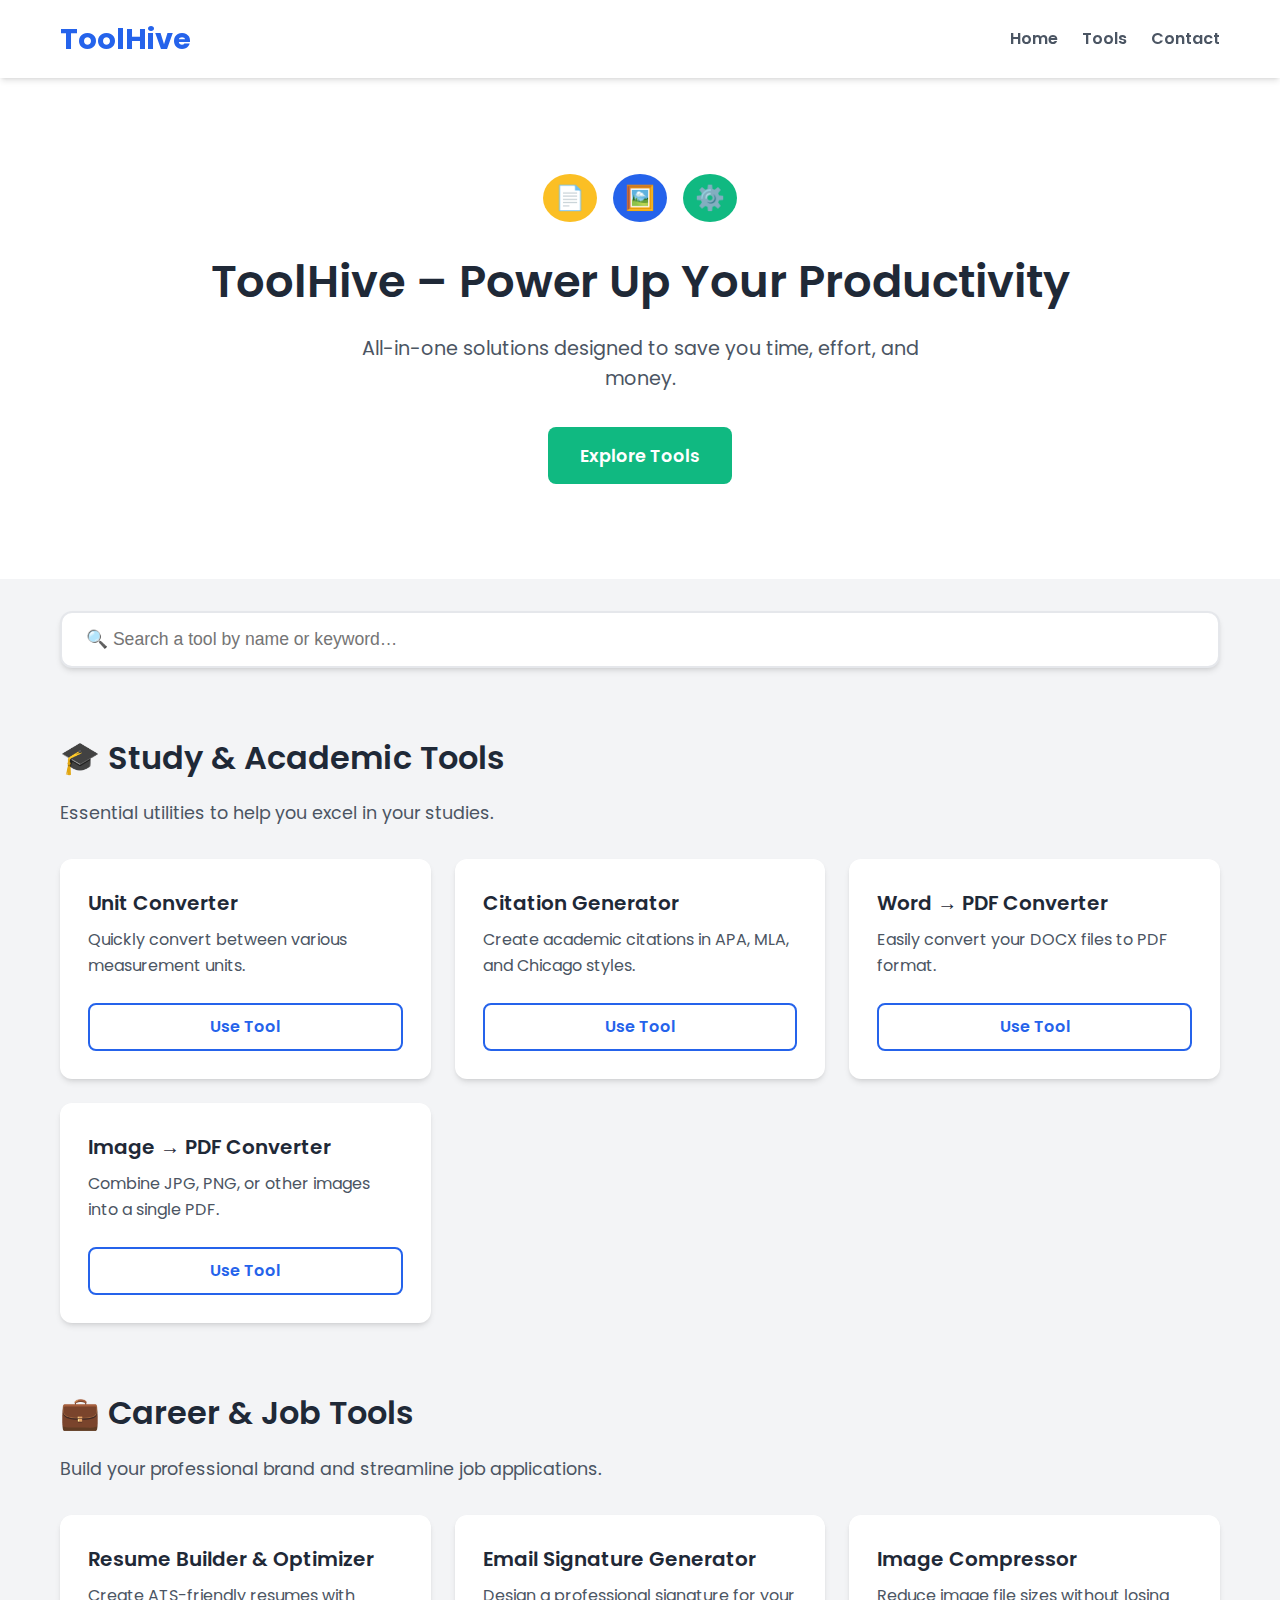
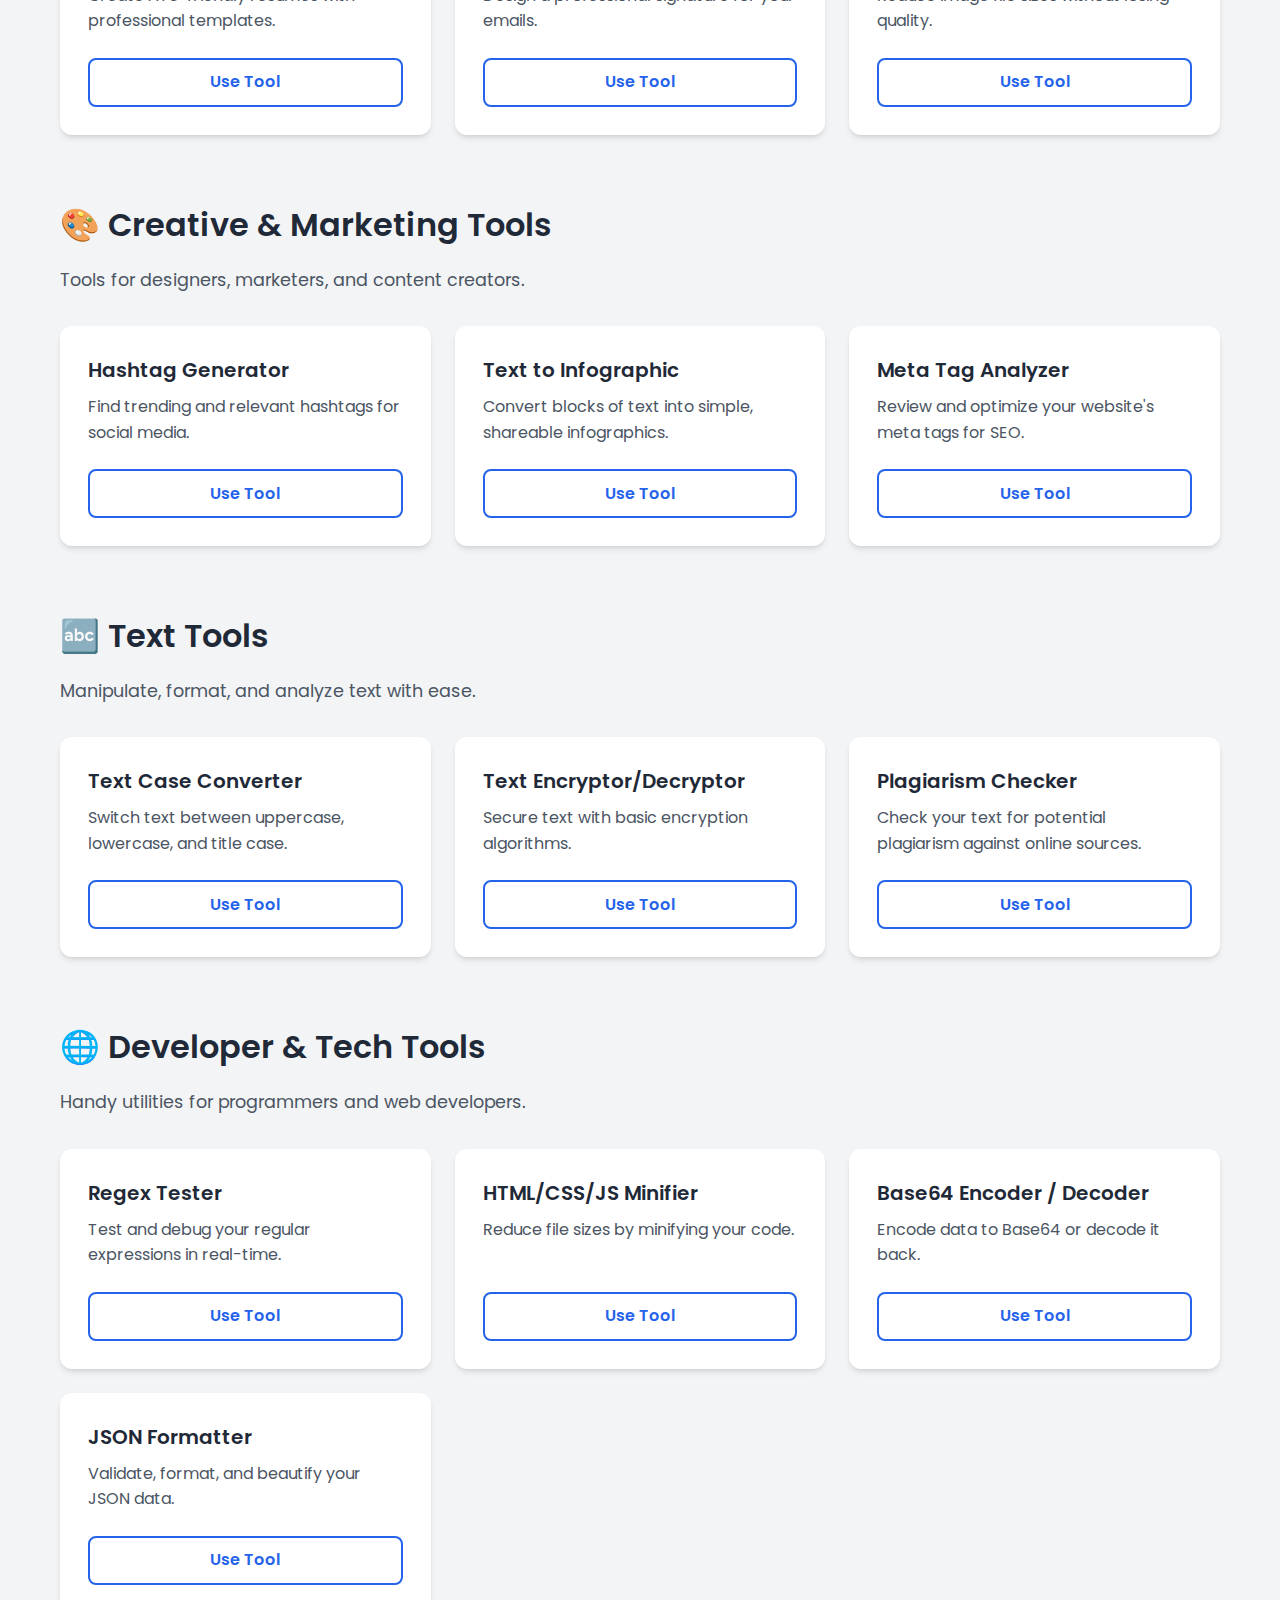
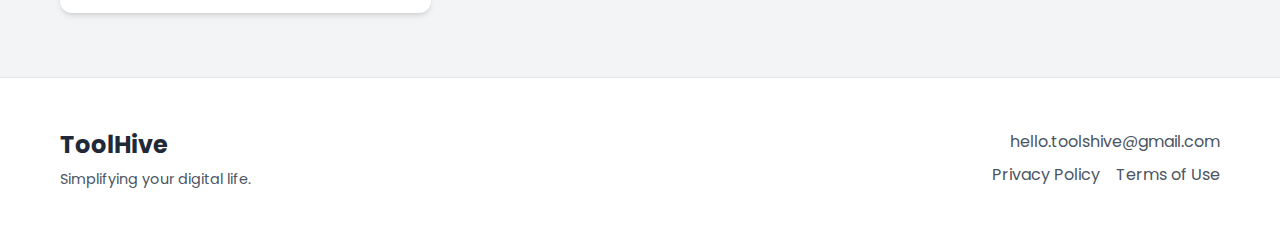
<file: index.html>
<!DOCTYPE html>
<html lang="en">
<head>
    <meta charset="UTF-8">
    <meta name="viewport" content="width=device-width, initial-scale=1.0">
    <title>ToolHive – Power Up Your Productivity</title>
    <link rel="preconnect" href="https://fonts.googleapis.com">
    <link rel="preconnect" href="https://fonts.gstatic.com" crossorigin>
    <link href="https://fonts.googleapis.com/css2?family=Poppins:wght@400;600;700&display=swap" rel="stylesheet">
    <style>
        /* ─────────────────── GLOBAL STYLES & VARIABLES ─────────────────── */
        :root {
            --primary-color: #2563EB;
            --secondary-accent: #FBBF24;
            --background-color: #F3F4F6;
            --heading-color: #1F2937;
            --body-text-color: #4B5563;
            --cta-color: #10B981;
            --white-color: #FFFFFF;
            --soft-shadow: 0 4px 6px -1px rgba(0, 0, 0, 0.1), 0 2px 4px -2px rgba(0, 0, 0, 0.1);
            --hover-shadow: 0 10px 15px -3px rgba(0, 0, 0, 0.1), 0 4px 6px -4px rgba(0, 0, 0, 0.1);
        }

        * {
            box-sizing: border-box;
            margin: 0;
            padding: 0;
        }

        html {
            scroll-behavior: smooth;
        }

        body {
            font-family: 'Poppins', sans-serif;
            background-color: var(--background-color);
            color: var(--body-text-color);
            line-height: 1.6;
        }

        .container {
            max-width: 1200px;
            margin: 0 auto;
            padding: 0 20px;
        }

        h1, h2, h3 {
            color: var(--heading-color);
            font-weight: 600;
        }

        h1 { font-size: 2.8rem; }
        h2 { font-size: 2rem; margin-bottom: 1rem; }
        h3 { font-size: 1.25rem; }

        a {
            color: var(--primary-color);
            text-decoration: none;
        }

        .text-center {
            text-align: center;
        }

        /* ────────────────────────── HEADER ────────────────────────── */
        .site-header {
            background-color: var(--white-color);
            padding: 1rem 0;
            box-shadow: var(--soft-shadow);
            position: sticky;
            top: 0;
            z-index: 100;
        }

        .header-content {
            display: flex;
            justify-content: space-between;
            align-items: center;
        }

        .logo {
            font-size: 1.8rem;
            font-weight: 700;
            color: var(--primary-color);
        }

        .main-nav ul {
            list-style: none;
            display: flex;
            gap: 1.5rem;
        }

        .main-nav a {
            color: var(--body-text-color);
            font-weight: 600;
            transition: color 0.3s ease;
        }

        .main-nav a:hover {
            color: var(--primary-color);
        }

        /* ────────────────────────── HERO SECTION ────────────────────────── */
        .hero-section {
            padding: 6rem 0;
            background-color: var(--white-color);
        }

        .hero-icons {
            display: flex;
            justify-content: center;
            gap: 1rem;
            margin-bottom: 1.5rem;
        }

        .icon-accent {
            font-size: 1.5rem;
            display: inline-block;
            padding: 0.75rem;
            border-radius: 50%;
            line-height: 1;
        }

        .subheadline {
            font-size: 1.2rem;
            max-width: 600px;
            margin: 1rem auto 2rem;
        }

        .cta-button {
            background-color: var(--cta-color);
            color: var(--white-color);
            padding: 0.9rem 2rem;
            border-radius: 8px;
            font-weight: 600;
            font-size: 1.1rem;
            display: inline-block;
            transition: background-color 0.3s ease, transform 0.3s ease;
        }

        .cta-button:hover {
            background-color: #059669; /* Darker green */
            transform: translateY(-3px);
        }

        /* ────────────────────────── SEARCH BAR ────────────────────────── */
        .search-section {
            padding: 2rem 0;
            margin-top: -1px; /* Overlap with hero for seamless look */
            background-color: var(--background-color);
        }

        #tool-search {
            width: 100%;
            padding: 1rem 1.5rem;
            font-size: 1.1rem;
            border-radius: 12px;
            border: 2px solid #E5E7EB;
            box-shadow: var(--soft-shadow);
            transition: border-color 0.3s ease, box-shadow 0.3s ease;
        }

        #tool-search:focus {
            outline: none;
            border-color: var(--primary-color);
            box-shadow: 0 0 0 4px rgba(37, 99, 235, 0.2);
        }

        /* ────────────────────────── TOOL SECTIONS ────────────────────────── */
        .tools-container {
            padding-top: 2rem;
        }

        .tool-category {
            margin-bottom: 4rem;
        }

        .category-description {
            margin-bottom: 2rem;
            font-size: 1.1rem;
            color: var(--body-text-color);
        }

        .tool-grid {
            display: grid;
            grid-template-columns: repeat(auto-fill, minmax(280px, 1fr));
            gap: 1.5rem;
        }

        .tool-card {
            background-color: var(--white-color);
            padding: 1.75rem;
            border-radius: 12px;
            box-shadow: var(--soft-shadow);
            transition: transform 0.3s ease, box-shadow 0.3s ease;
            display: flex;
            flex-direction: column;
        }

        .tool-card:hover {
            transform: translateY(-5px);
            box-shadow: var(--hover-shadow);
        }

        .tool-card h3 {
            margin-bottom: 0.5rem;
        }

        .tool-card p {
            flex-grow: 1; /* Pushes button to the bottom */
            margin-bottom: 1.5rem;
        }

        .tool-button {
            background-color: transparent;
            color: var(--primary-color);
            border: 2px solid var(--primary-color);
            padding: 0.6rem 1rem;
            border-radius: 8px;
            font-weight: 600;
            text-align: center;
            transition: background-color 0.3s ease, color 0.3s ease;
        }

        .tool-button:hover {
            background-color: var(--primary-color);
            color: var(--white-color);
        }


        /* ────────────────────────── FOOTER ────────────────────────── */
        .site-footer {
            background-color: var(--white-color);
            color: var(--body-text-color);
            padding: 3rem 0;
            margin-top: 4rem;
            border-top: 1px solid #E5E7EB;
        }

        .footer-content {
            display: flex;
            justify-content: space-between;
            align-items: center;
            flex-wrap: wrap;
            gap: 1.5rem;
        }

        .footer-logo {
            font-size: 1.5rem;
            font-weight: 700;
            color: var(--heading-color);
        }

        .footer-logo span {
            display: block;
            font-size: 0.9rem;
            font-weight: 400;
            color: var(--body-text-color);
            margin-top: 0.25rem;
        }

        .footer-links {
            text-align: right;
        }

        .footer-links a {
            color: var(--body-text-color);
            transition: color 0.3s ease;
        }

        .footer-links a:hover {
            color: var(--primary-color);
        }

        .quick-links {
            margin-top: 0.5rem;
            display: flex;
            gap: 1rem;
            justify-content: flex-end;
        }

        /* ────────────────────────── MOBILE RESPONSIVENESS ────────────────────────── */
        @media (max-width: 768px) {
            h1 { font-size: 2.2rem; }
            h2 { font-size: 1.7rem; }

            .header-content {
                flex-direction: column;
                gap: 0.5rem;
            }

            .hero-section {
                padding: 4rem 0;
            }

            .tool-grid {
                grid-template-columns: 1fr; /* Stack cards on mobile */
            }

            .footer-content {
                flex-direction: column;
                text-align: center;
            }

            .footer-links {
                text-align: center;
            }

            .quick-links {
                justify-content: center;
            }
        }
    </style>
</head>
<body>

    <!-- ────────────────────────── HEADER ────────────────────────── -->
    <header class="site-header">
        <div class="container">
            <div class="header-content">
                <div class="logo">ToolHive</div>
                <nav class="main-nav">
                    <ul>
                        <li><a href="#home">Home</a></li>
                        <li><a href="#tools">Tools</a></li>
                        <li><a href="mailto:hello.toolshive@gmail.com">Contact</a></li>
                    </ul>
                </nav>
            </div>
        </div>
    </header>

    <main>
        <!-- ────────────────────────── HERO SECTION ────────────────────────── -->
        <section id="home" class="hero-section">
            <div class="container text-center">
                <div class="hero-icons">
                    <!-- Placeholder icons for visual flair -->
                    <span class="icon-accent" style="background-color: #FBBF24;">📄</span>
                    <span class="icon-accent" style="background-color: #2563EB;">🖼️</span>
                    <span class="icon-accent" style="background-color: #10B981;">⚙️</span>
                </div>
                <h1>ToolHive – Power Up Your Productivity</h1>
                <p class="subheadline">All-in-one solutions designed to save you time, effort, and money.</p>
                <a href="#tools" class="cta-button">Explore Tools</a>
            </div>
        </section>

        <!-- ────────────────────────── SEARCH BAR ────────────────────────── -->
        <section class="search-section">
            <div class="container">
                <input type="search" id="tool-search" placeholder="🔍 Search a tool by name or keyword…">
            </div>
        </section>

        <div id="tools" class="tools-container container">
            <!-- 🎓 Study & Academic Tools -->
            <section class="tool-category">
                <h2>🎓 Study & Academic Tools</h2>
                <p class="category-description">Essential utilities to help you excel in your studies.</p>
                <div class="tool-grid">
                    <div class="tool-card" data-name="Unit Converter">
                        <h3>Unit Converter</h3>
                        <p>Quickly convert between various measurement units.</p>
                        <a href="unit-converter.html" class="tool-button">Use Tool</a>
                    </div>
                    <div class="tool-card" data-name="Citation Generator">
                        <h3>Citation Generator</h3>
                        <p>Create academic citations in APA, MLA, and Chicago styles.</p>
                        <a href="citation-generator.html" class="tool-button">Use Tool</a>
                    </div>
                    <div class="tool-card" data-name="Word to PDF Converter">
                        <h3>Word → PDF Converter</h3>
                        <p>Easily convert your DOCX files to PDF format.</p>
                        <a href="word-to-pdf-converter.html" class="tool-button">Use Tool</a>
                    </div>
                    <div class="tool-card" data-name="Image to PDF Converter">
                        <h3>Image → PDF Converter</h3>
                        <p>Combine JPG, PNG, or other images into a single PDF.</p>
                        <a href="image-to-pdf-converter.html" class="tool-button">Use Tool</a>
                    </div>
                </div>
            </section>

            <!-- 💼 Career & Job Tools -->
            <section class="tool-category">
                <h2>💼 Career & Job Tools</h2>
                <p class="category-description">Build your professional brand and streamline job applications.</p>
                <div class="tool-grid">
                    <div class="tool-card" data-name="Resume Builder Optimizer">
                        <h3>Resume Builder & Optimizer</h3>
                        <p>Create ATS-friendly resumes with professional templates.</p>
                        <a href="resume-builder.html" class="tool-button">Use Tool</a>
                    </div>
                    <div class="tool-card" data-name="Email Signature Generator">
                        <h3>Email Signature Generator</h3>
                        <p>Design a professional signature for your emails.</p>
                        <a href="email-signature-generator.html" class="tool-button">Use Tool</a>
                    </div>
                    <div class="tool-card" data-name="Image Compressor">
                        <h3>Image Compressor</h3>
                        <p>Reduce image file sizes without losing quality.</p>
                        <a href="image-compressor.html" class="tool-button">Use Tool</a>
                    </div>
                </div>
            </section>

            <!-- 🎨 Creative & Marketing Tools -->
            <section class="tool-category">
                <h2>🎨 Creative & Marketing Tools</h2>
                <p class="category-description">Tools for designers, marketers, and content creators.</p>
                <div class="tool-grid">
                    <div class="tool-card" data-name="Hashtag Generator">
                        <h3>Hashtag Generator</h3>
                        <p>Find trending and relevant hashtags for social media.</p>
                        <a href="hashtag-generator.html" class="tool-button">Use Tool</a>
                    </div>
                    <div class="tool-card" data-name="Text to Infographic Image Generator">
                        <h3>Text to Infographic</h3>
                        <p>Convert blocks of text into simple, shareable infographics.</p>
                        <a href="infographic-generator.html" class="tool-button">Use Tool</a>
                    </div>
                    <div class="tool-card" data-name="Meta Tag Analyzer">
                        <h3>Meta Tag Analyzer</h3>
                        <p>Review and optimize your website's meta tags for SEO.</p>
                        <a href="meta-tag-analyzer.html" class="tool-button">Use Tool</a>
                    </div>
                </div>
            </section>

             <!-- 🔤 Text Tools -->
            <section class="tool-category">
                <h2>🔤 Text Tools</h2>
                <p class="category-description">Manipulate, format, and analyze text with ease.</p>
                <div class="tool-grid">
                    <div class="tool-card" data-name="Text Case Converter">
                        <h3>Text Case Converter</h3>
                        <p>Switch text between uppercase, lowercase, and title case.</p>
                        <a href="text-case-converter.html" class="tool-button">Use Tool</a>
                    </div>
                    <div class="tool-card" data-name="Text Encryptor Decryptor">
                        <h3>Text Encryptor/Decryptor</h3>
                        <p>Secure text with basic encryption algorithms.</p>
                        <a href="text-encryptor-decryptor.html" class="tool-button">Use Tool</a>
                    </div>
                    <div class="tool-card" data-name="Plagiarism Checker">
                        <h3>Plagiarism Checker</h3>
                        <p>Check your text for potential plagiarism against online sources.</p>
                        <a href="plagiarism-checker.html" class="tool-button">Use Tool</a>
                    </div>
                </div>
            </section>

            <!-- 🌐 Developer & Tech Tools -->
            <section class="tool-category">
                <h2>🌐 Developer & Tech Tools</h2>
                <p class="category-description">Handy utilities for programmers and web developers.</p>
                <div class="tool-grid">
                    <div class="tool-card" data-name="Regex Tester regular expression">
                        <h3>Regex Tester</h3>
                        <p>Test and debug your regular expressions in real-time.</p>
                        <a href="#" class="tool-button">Use Tool</a>
                    </div>
                    <div class="tool-card" data-name="HTML CSS JS Minifier">
                        <h3>HTML/CSS/JS Minifier</h3>
                        <p>Reduce file sizes by minifying your code.</p>
                        <a href="#" class="tool-button">Use Tool</a>
                    </div>
                    <div class="tool-card" data-name="Base64 Encoder Decoder">
                        <h3>Base64 Encoder / Decoder</h3>
                        <p>Encode data to Base64 or decode it back.</p>
                        <a href="#" class="tool-button">Use Tool</a>
                    </div>
                    <div class="tool-card" data-name="JSON Formatter">
                        <h3>JSON Formatter</h3>
                        <p>Validate, format, and beautify your JSON data.</p>
                        <a href="#" class="tool-button">Use Tool</a>
                    </div>
                </div>
            </section>
        </div>
    </main>

    <!-- ────────────────────────── FOOTER ────────────────────────── -->
    <footer class="site-footer">
        <div class="container footer-content">
            <div class="footer-logo">
                ToolHive
                <span>Simplifying your digital life.</span>
            </div>
            <div class="footer-links">
                <a href="mailto:hello.toolshive@gmail.com">hello.toolshive@gmail.com</a>
                <div class="quick-links">
                    <a href="#">Privacy Policy</a>
                    <a href="#">Terms of Use</a>
                </div>
            </div>
        </div>
    </footer>

    <script>
        // Live search functionality
        document.addEventListener('DOMContentLoaded', () => {
            const searchInput = document.getElementById('tool-search');
            const toolCards = document.querySelectorAll('.tool-card');

            searchInput.addEventListener('input', (e) => {
                const searchTerm = e.target.value.toLowerCase();

                toolCards.forEach(card => {
                    const toolName = card.dataset.name.toLowerCase();
                    if (toolName.includes(searchTerm)) {
                        card.style.display = 'flex';
                    } else {
                        card.style.display = 'none';
                    }
                });
            });
        });
    </script>
</body>
</html>
</file>
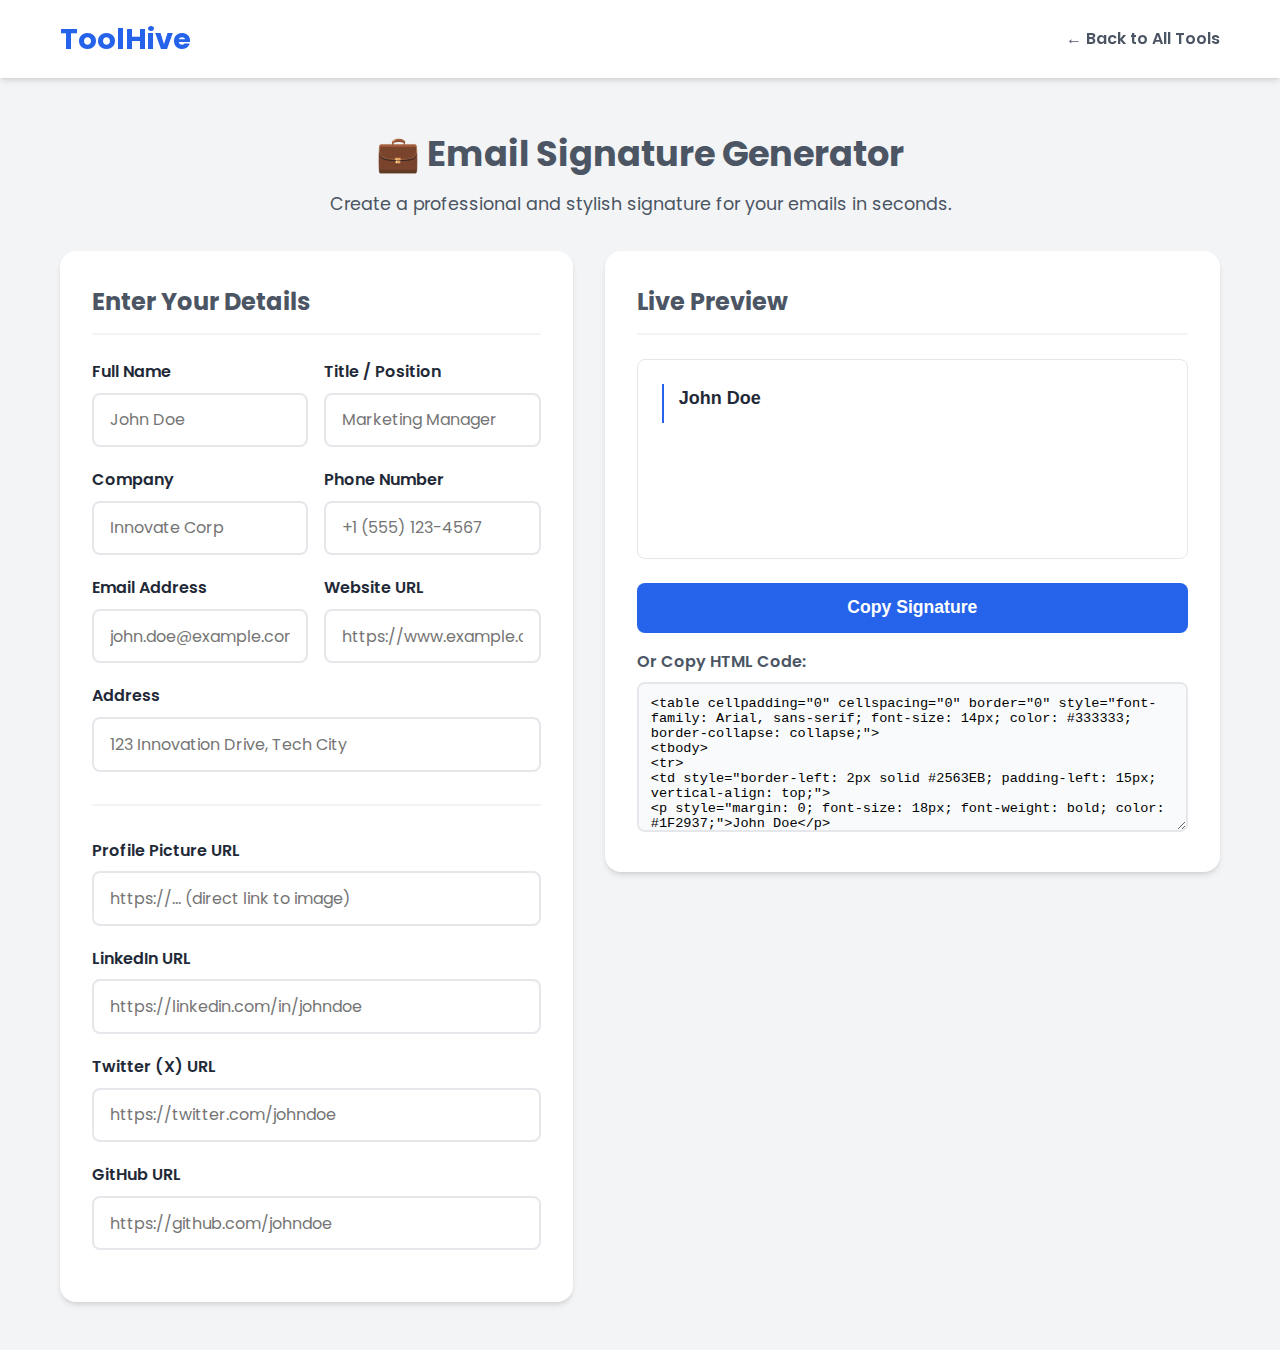
<file: email-signature-generator.html>
<!DOCTYPE html>
<html lang="en">
<head>
    <meta charset="UTF-8">
    <meta name="viewport" content="width=device-width, initial-scale=1.0">
    <title>Email Signature Generator - ToolHive</title>
    <link rel="preconnect" href="https://fonts.googleapis.com">
    <link rel="preconnect" href="https://fonts.gstatic.com" crossorigin>
    <link href="https://fonts.googleapis.com/css2?family=Poppins:wght@400;600;700&display=swap" rel="stylesheet">

    <style>
        /* ─────────────────── GLOBAL STYLES & VARIABLES ─────────────────── */
        :root {
            --primary-color: #2563EB;
            --secondary-accent: #FBBF24;
            --background-color: #F3F4F6;
            --heading-color: #1F2937;
            --body-text-color: #4B5563;
            --cta-color: #10B981;
            --white-color: #FFFFFF;
            --soft-shadow: 0 4px 6px -1px rgba(0, 0, 0, 0.1), 0 2px 4px -2px rgba(0, 0, 0, 0.1);
        }

        * {
            box-sizing: border-box;
            margin: 0;
            padding: 0;
        }

        body {
            font-family: 'Poppins', sans-serif;
            background-color: var(--background-color);
            color: var(--body-text-color);
            line-height: 1.6;
        }

        .container {
            max-width: 1200px;
            margin: 0 auto;
            padding: 0 20px;
            width: 100%;
        }

        /* ────────────────────────── HEADER ────────────────────────── */
        .site-header {
            background-color: var(--white-color);
            padding: 1rem 0;
            box-shadow: var(--soft-shadow);
            width: 100%;
            position: sticky;
            top: 0;
            z-index: 100;
        }

        .header-content {
            display: flex;
            justify-content: space-between;
            align-items: center;
        }

        .logo {
            font-size: 1.8rem;
            font-weight: 700;
            color: var(--primary-color);
            text-decoration: none;
        }

        .main-nav a {
            color: var(--body-text-color);
            font-weight: 600;
            text-decoration: none;
            transition: color 0.3s ease;
        }

        .main-nav a:hover {
            color: var(--primary-color);
        }

        /* ─────────────────── GENERATOR STYLES ─────────────────── */
        main {
            padding: 3rem 0;
        }

        .tool-title {
            text-align: center;
            margin-bottom: 2rem;
        }
        
        .tool-title h1 {
            font-size: 2.2rem;
        }
        
        .tool-title p {
            font-size: 1.1rem;
            margin-top: 0.5rem;
        }
        
        .generator-layout {
            display: grid;
            grid-template-columns: 1fr 1.2fr;
            gap: 2rem;
            align-items: flex-start;
        }

        .input-panel, .preview-panel {
            background-color: var(--white-color);
            padding: 2rem;
            border-radius: 16px;
            box-shadow: var(--soft-shadow);
        }
        
        .input-panel h2, .preview-panel h2 {
            font-size: 1.5rem;
            margin-bottom: 1.5rem;
            border-bottom: 2px solid var(--background-color);
            padding-bottom: 0.75rem;
        }
        
        .form-group {
            margin-bottom: 1.25rem;
        }

        .form-group label {
            display: block;
            font-weight: 600;
            margin-bottom: 0.5rem;
            color: var(--heading-color);
        }

        .form-group input {
            width: 100%;
            padding: 0.8rem 1rem;
            font-size: 1rem;
            font-family: 'Poppins', sans-serif;
            border-radius: 8px;
            border: 2px solid #E5E7EB;
            transition: border-color 0.3s ease, box-shadow 0.3s ease;
        }

        .form-group input:focus {
            outline: none;
            border-color: var(--primary-color);
            box-shadow: 0 0 0 4px rgba(37, 99, 235, 0.2);
        }
        
        .form-row {
            display: grid;
            grid-template-columns: 1fr 1fr;
            gap: 1rem;
        }

        /* Preview Area */
        #signature-preview {
            border: 1px solid #E5E7EB;
            padding: 1.5rem;
            border-radius: 8px;
            min-height: 200px;
        }
        
        .copy-actions {
            margin-top: 1.5rem;
        }
        
        .copy-button {
            width: 100%;
            padding: 0.9rem;
            font-size: 1.1rem;
            font-weight: 600;
            background-color: var(--primary-color);
            color: var(--white-color);
            border: none;
            border-radius: 8px;
            cursor: pointer;
            transition: background-color 0.3s ease;
        }
        
        .copy-button:hover {
            background-color: #1D4ED8;
        }
        
        .html-code-wrapper {
            margin-top: 1rem;
        }
        
        #signature-html {
            width: 100%;
            height: 150px;
            font-family: 'Courier New', Courier, monospace;
            font-size: 0.85rem;
            padding: 0.75rem;
            border-radius: 8px;
            border: 2px solid #E5E7EB;
            resize: vertical;
            background-color: #F9FAFB;
        }

        /* Responsive */
        @media (max-width: 992px) {
            .generator-layout {
                grid-template-columns: 1fr;
            }
        }
        
        @media (max-width: 600px) {
            .form-row {
                grid-template-columns: 1fr;
            }
            .input-panel, .preview-panel {
                padding: 1.5rem;
            }
        }
    </style>
</head>
<body>

    <!-- Header -->
    <header class="site-header">
        <div class="container header-content">
            <a href="index.html" class="logo">ToolHive</a>
            <nav class="main-nav">
                <a href="index.html#tools">← Back to All Tools</a>
            </nav>
        </div>
    </header>

    <!-- Main Content -->
    <main>
        <div class="container">
            <div class="tool-title">
                <h1>💼 Email Signature Generator</h1>
                <p>Create a professional and stylish signature for your emails in seconds.</p>
            </div>

            <div class="generator-layout">
                <!-- Input Panel -->
                <div class="input-panel">
                    <h2>Enter Your Details</h2>
                    <form id="signature-form">
                        <div class="form-row">
                            <div class="form-group">
                                <label for="name">Full Name</label>
                                <input type="text" id="name" placeholder="John Doe">
                            </div>
                            <div class="form-group">
                                <label for="title">Title / Position</label>
                                <input type="text" id="title" placeholder="Marketing Manager">
                            </div>
                        </div>
                        <div class="form-row">
                             <div class="form-group">
                                <label for="company">Company</label>
                                <input type="text" id="company" placeholder="Innovate Corp">
                            </div>
                            <div class="form-group">
                                <label for="phone">Phone Number</label>
                                <input type="tel" id="phone" placeholder="+1 (555) 123-4567">
                            </div>
                        </div>
                        <div class="form-row">
                            <div class="form-group">
                                <label for="email">Email Address</label>
                                <input type="email" id="email" placeholder="john.doe@example.com">
                            </div>
                            <div class="form-group">
                                <label for="website">Website URL</label>
                                <input type="url" id="website" placeholder="https://www.example.com">
                            </div>
                        </div>
                        <div class="form-group">
                            <label for="address">Address</label>
                            <input type="text" id="address" placeholder="123 Innovation Drive, Tech City">
                        </div>
                        <hr style="border: 1px solid var(--background-color); margin: 2rem 0;">
                        <div class="form-group">
                            <label for="image-url">Profile Picture URL</label>
                            <input type="url" id="image-url" placeholder="https://... (direct link to image)">
                        </div>
                        <div class="form-group">
                            <label for="linkedin">LinkedIn URL</label>
                            <input type="url" id="linkedin" placeholder="https://linkedin.com/in/johndoe">
                        </div>
                        <div class="form-group">
                            <label for="twitter">Twitter (X) URL</label>
                            <input type="url" id="twitter" placeholder="https://twitter.com/johndoe">
                        </div>
                        <div class="form-group">
                            <label for="github">GitHub URL</label>
                            <input type="url" id="github" placeholder="https://github.com/johndoe">
                        </div>
                    </form>
                </div>

                <!-- Preview Panel -->
                <div class="preview-panel">
                    <h2>Live Preview</h2>
                    <div id="signature-preview">
                        <!-- Signature will be rendered here -->
                    </div>
                    <div class="copy-actions">
                        <button id="copy-button" class="copy-button">Copy Signature</button>
                        <div class="html-code-wrapper">
                             <label for="signature-html" style="font-weight: 600; display: block; margin-bottom: 0.5rem;">Or Copy HTML Code:</label>
                             <textarea id="signature-html" readonly></textarea>
                        </div>
                    </div>
                </div>
            </div>
        </div>
    </main>

    <script>
        document.addEventListener('DOMContentLoaded', () => {
            const form = document.getElementById('signature-form');
            const preview = document.getElementById('signature-preview');
            const htmlOutput = document.getElementById('signature-html');
            const copyButton = document.getElementById('copy-button');

            const inputs = form.querySelectorAll('input');
            inputs.forEach(input => {
                input.addEventListener('input', generateSignature);
            });

            function generateSignature() {
                const data = {
                    name: document.getElementById('name').value,
                    title: document.getElementById('title').value,
                    company: document.getElementById('company').value,
                    phone: document.getElementById('phone').value,
                    email: document.getElementById('email').value,
                    website: document.getElementById('website').value,
                    address: document.getElementById('address').value,
                    imageUrl: document.getElementById('image-url').value,
                    linkedin: document.getElementById('linkedin').value,
                    twitter: document.getElementById('twitter').value,
                    github: document.getElementById('github').value,
                };

                const signatureHtml = `
                    <table cellpadding="0" cellspacing="0" border="0" style="font-family: Arial, sans-serif; font-size: 14px; color: #333333; border-collapse: collapse;">
                        <tbody>
                            <tr>
                                ${data.imageUrl ? `
                                <td style="padding-right: 15px; vertical-align: top;">
                                    <img src="${data.imageUrl}" alt="Profile" width="90" style="border-radius: 50%; max-width: 90px;">
                                </td>
                                ` : ''}
                                <td style="border-left: 2px solid #2563EB; padding-left: 15px; vertical-align: top;">
                                    <p style="margin: 0; font-size: 18px; font-weight: bold; color: #1F2937;">${data.name || 'John Doe'}</p>
                                    <p style="margin: 2px 0; color: #4B5563;">
                                        ${data.title || ''} ${data.title && data.company ? '<span>|</span>' : ''} ${data.company || ''}
                                    </p>
                                    <div style="margin-top: 8px; color: #4B5563;">
                                        ${data.phone ? `<p style="margin: 2px 0;"><strong>P:</strong> <a href="tel:${data.phone}" style="color: #4B5563; text-decoration: none;">${data.phone}</a></p>` : ''}
                                        ${data.email ? `<p style="margin: 2px 0;"><strong>E:</strong> <a href="mailto:${data.email}" style="color: #4B5563; text-decoration: none;">${data.email}</a></p>` : ''}
                                        ${data.website ? `<p style="margin: 2px 0;"><strong>W:</strong> <a href="${data.website}" style="color: #2563EB; text-decoration: none;">${data.website.replace(/https?:\/\//, '')}</a></p>` : ''}
                                        ${data.address ? `<p style="margin: 2px 0;"><strong>A:</strong> ${data.address}</p>` : ''}
                                    </div>
                                    <div style="margin-top: 10px;">
                                        ${data.linkedin ? `<a href="${data.linkedin}" style="text-decoration: none; margin-right: 8px;"><img src="https://placehold.co/24x24/2563EB/FFFFFF?text=in" alt="LinkedIn" width="24"></a>` : ''}
                                        ${data.twitter ? `<a href="${data.twitter}" style="text-decoration: none; margin-right: 8px;"><img src="https://placehold.co/24x24/2563EB/FFFFFF?text=X" alt="Twitter" width="24"></a>` : ''}
                                        ${data.github ? `<a href="${data.github}" style="text-decoration: none; margin-right: 8px;"><img src="https://placehold.co/24x24/1F2937/FFFFFF?text=G" alt="GitHub" width="24"></a>` : ''}
                                    </div>
                                </td>
                            </tr>
                        </tbody>
                    </table>
                `;
                
                preview.innerHTML = signatureHtml;
                htmlOutput.value = signatureHtml.trim().replace(/^\s+/gm, '');
            }

            copyButton.addEventListener('click', () => {
                try {
                    const range = document.createRange();
                    range.selectNode(preview);
                    window.getSelection().removeAllRanges();
                    window.getSelection().addRange(range);
                    document.execCommand('copy');
                    window.getSelection().removeAllRanges();

                    copyButton.textContent = 'Copied!';
                    setTimeout(() => {
                        copyButton.textContent = 'Copy Signature';
                    }, 2000);
                } catch (err) {
                    console.error('Failed to copy signature: ', err);
                    // Fallback for older browsers
                    htmlOutput.select();
                    document.execCommand('copy');
                    copyButton.textContent = 'Copied HTML!';
                     setTimeout(() => {
                        copyButton.textContent = 'Copy Signature';
                    }, 2000);
                }
            });

            // Initial generation
            generateSignature();
        });
    </script>
</body>
</html>
</file>
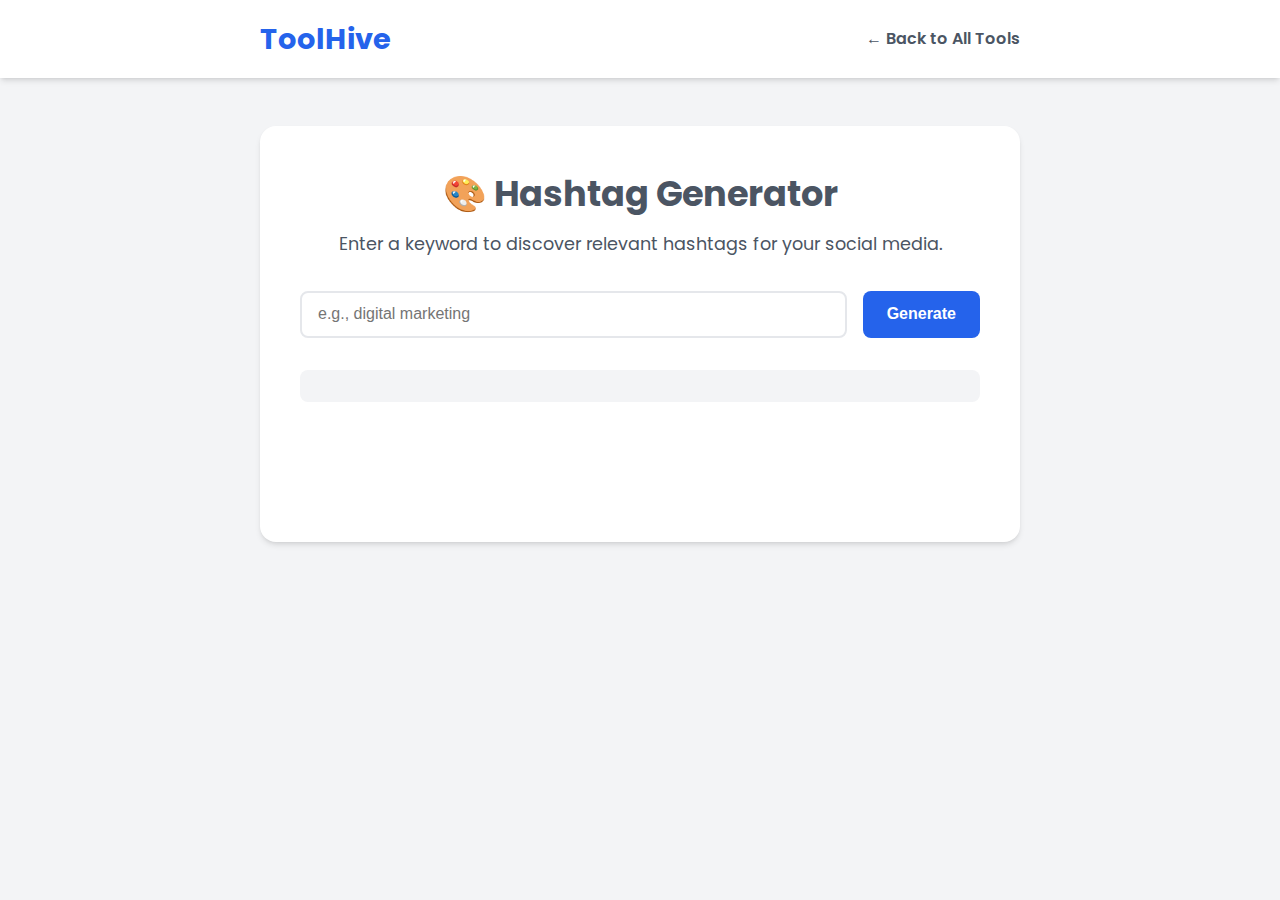
<file: hashtag-generator.html>
<!DOCTYPE html>
<html lang="en">
<head>
    <meta charset="UTF-8">
    <meta name="viewport" content="width=device-width, initial-scale=1.0">
    <title>Hashtag Generator - ToolHive</title>
    <link rel="preconnect" href="https://fonts.googleapis.com">
    <link rel="preconnect" href="https://fonts.gstatic.com" crossorigin>
    <link href="https://fonts.googleapis.com/css2?family=Poppins:wght@400;600;700&display=swap" rel="stylesheet">

    <style>
        /* ─────────────────── GLOBAL STYLES & VARIABLES ─────────────────── */
        :root {
            --primary-color: #2563EB;
            --secondary-accent: #FBBF24;
            --background-color: #F3F4F6;
            --heading-color: #1F2937;
            --body-text-color: #4B5563;
            --cta-color: #10B981;
            --white-color: #FFFFFF;
            --soft-shadow: 0 4px 6px -1px rgba(0, 0, 0, 0.1), 0 2px 4px -2px rgba(0, 0, 0, 0.1);
        }

        * { box-sizing: border-box; margin: 0; padding: 0; }
        body { font-family: 'Poppins', sans-serif; background-color: var(--background-color); color: var(--body-text-color); line-height: 1.6; }
        .container { max-width: 800px; margin: 0 auto; padding: 0 20px; width: 100%; }

        /* ────────────────────────── HEADER ────────────────────────── */
        .site-header { background-color: var(--white-color); padding: 1rem 0; box-shadow: var(--soft-shadow); width: 100%; position: sticky; top: 0; z-index: 1000; }
        .header-content { display: flex; justify-content: space-between; align-items: center; }
        .logo { font-size: 1.8rem; font-weight: 700; color: var(--primary-color); text-decoration: none; }
        .main-nav a { color: var(--body-text-color); font-weight: 600; text-decoration: none; transition: color 0.3s ease; }
        .main-nav a:hover { color: var(--primary-color); }

        /* ─────────────────── GENERATOR STYLES ─────────────────── */
        main { padding: 3rem 0; }
        .generator-wrapper { background-color: var(--white-color); padding: 2.5rem; border-radius: 16px; box-shadow: var(--soft-shadow); }
        .tool-title { text-align: center; margin-bottom: 2rem; }
        .tool-title h1 { font-size: 2.2rem; }
        .tool-title p { font-size: 1.1rem; margin-top: 0.5rem; }

        .generator-form { display: flex; gap: 1rem; margin-bottom: 2rem; }
        #keyword-input { flex-grow: 1; padding: 0.8rem 1rem; font-size: 1rem; border-radius: 8px; border: 2px solid #E5E7EB; }
        #keyword-input:focus { outline: none; border-color: var(--primary-color); box-shadow: 0 0 0 4px rgba(37, 99, 235, 0.2); }
        .generate-btn { background-color: var(--primary-color); color: white; border: none; padding: 0.8rem 1.5rem; border-radius: 8px; font-weight: 600; font-size: 1rem; cursor: pointer; }

        .results-area { min-height: 100px; }
        .loader { width: 48px; height: 48px; border: 5px solid var(--primary-color); border-bottom-color: transparent; border-radius: 50%; display: none; margin: 2rem auto; animation: rotation 1s linear infinite; }
        @keyframes rotation { 0% { transform: rotate(0deg); } 100% { transform: rotate(360deg); } }

        #hashtags-container { display: flex; flex-wrap: wrap; gap: 0.75rem; padding: 1rem; background-color: var(--background-color); border-radius: 8px; }
        .hashtag { background-color: var(--white-color); color: var(--primary-color); padding: 0.5rem 1rem; border-radius: 20px; font-weight: 500; border: 1px solid var(--primary-color); cursor: pointer; transition: background-color 0.2s; }
        .hashtag:hover { background-color: #EBF2FF; }

        .copy-area { margin-top: 2rem; text-align: center; }
        .copy-btn { background-color: var(--cta-color); color: white; border: none; padding: 0.8rem 1.5rem; border-radius: 8px; font-weight: 600; font-size: 1rem; cursor: pointer; display: none; }

    </style>
</head>
<body>
    <header class="site-header">
        <div class="container header-content">
            <a href="index.html" class="logo">ToolHive</a>
            <nav class="main-nav"><a href="index.html#tools">← Back to All Tools</a></nav>
        </div>
    </header>

    <main>
        <div class="container">
            <div class="generator-wrapper">
                <div class="tool-title">
                    <h1>🎨 Hashtag Generator</h1>
                    <p>Enter a keyword to discover relevant hashtags for your social media.</p>
                </div>

                <form class="generator-form" id="generator-form">
                    <input type="text" id="keyword-input" placeholder="e.g., digital marketing" required>
                    <button type="submit" class="generate-btn">Generate</button>
                </form>

                <div class="results-area">
                    <div class="loader" id="loader"></div>
                    <div id="hashtags-container"></div>
                </div>
                
                <div class="copy-area">
                    <button class="copy-btn" id="copy-btn">Copy All Hashtags</button>
                </div>
            </div>
        </div>
    </main>

    <script>
        document.addEventListener('DOMContentLoaded', () => {
            const form = document.getElementById('generator-form');
            const input = document.getElementById('keyword-input');
            const container = document.getElementById('hashtags-container');
            const loader = document.getElementById('loader');
            const copyBtn = document.getElementById('copy-btn');

            form.addEventListener('submit', async (e) => {
                e.preventDefault();
                const keyword = input.value.trim();
                if (!keyword) return;

                container.innerHTML = '';
                copyBtn.style.display = 'none';
                loader.style.display = 'block';

                try {
                    // Fetch related words from Datamuse API
                    const response = await fetch(`https://api.datamuse.com/words?ml=${keyword}&max=30`);
                    const data = await response.json();

                    if (data.length === 0) {
                        container.innerHTML = '<p>No hashtags found. Try a different keyword.</p>';
                    } else {
                        displayHashtags(data);
                        copyBtn.style.display = 'inline-block';
                    }
                } catch (error) {
                    console.error('Error fetching hashtags:', error);
                    container.innerHTML = '<p>Sorry, something went wrong. Please try again later.</p>';
                } finally {
                    loader.style.display = 'none';
                }
            });

            function displayHashtags(words) {
                container.innerHTML = ''; // Clear previous results
                const hashtags = words.map(word => `#${word.word.replace(/\s+/g, '')}`);
                
                hashtags.forEach(tag => {
                    const tagElement = document.createElement('span');
                    tagElement.className = 'hashtag';
                    tagElement.textContent = tag;
                    container.appendChild(tagElement);
                });
            }

            copyBtn.addEventListener('click', () => {
                const hashtags = Array.from(container.children).map(el => el.textContent).join(' ');
                
                // Use a temporary textarea to copy
                const textArea = document.createElement('textarea');
                textArea.value = hashtags;
                document.body.appendChild(textArea);
                textArea.select();
                document.execCommand('copy');
                document.body.removeChild(textArea);

                copyBtn.textContent = 'Copied!';
                setTimeout(() => {
                    copyBtn.textContent = 'Copy All Hashtags';
                }, 2000);
            });
        });
    </script>
</body>
</html>
</file>
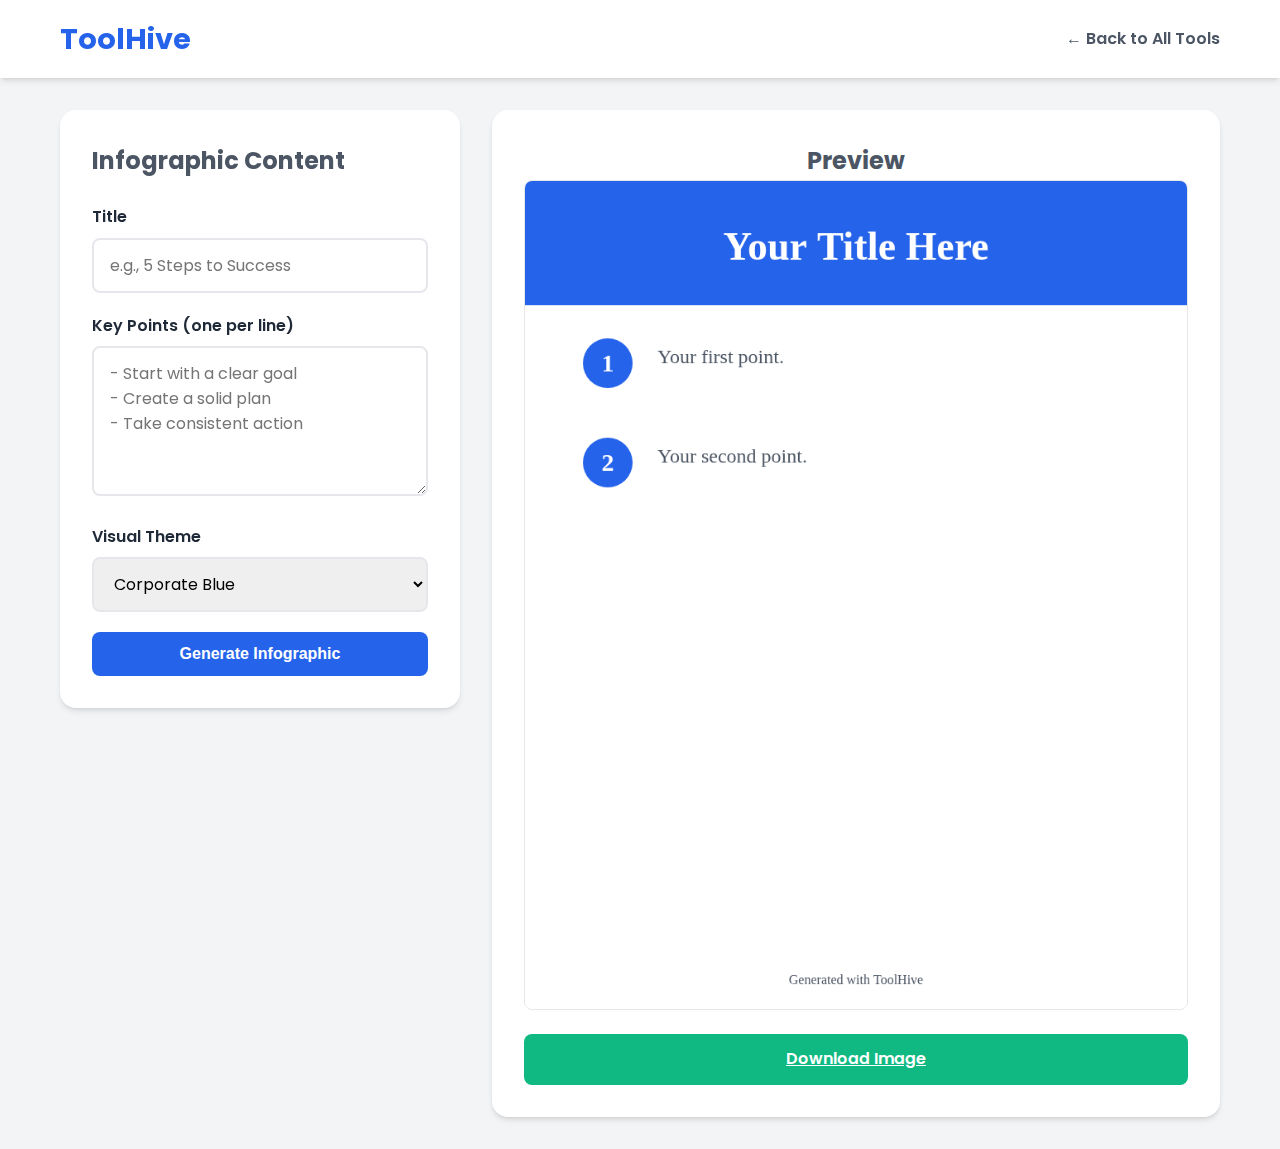
<file: infographic-generator.html>
<!DOCTYPE html>
<html lang="en">
<head>
    <meta charset="UTF-8">
    <meta name="viewport" content="width=device-width, initial-scale=1.0">
    <title>Text to Infographic Generator - ToolHive</title>
    <link rel="preconnect" href="https://fonts.googleapis.com">
    <link rel="preconnect" href="https://fonts.gstatic.com" crossorigin>
    <link href="https://fonts.googleapis.com/css2?family=Poppins:wght@400;600;700&display=swap" rel="stylesheet">

    <style>
        /* ─────────────────── GLOBAL STYLES & VARIABLES ─────────────────── */
        :root {
            --primary-color: #2563EB;
            --secondary-accent: #FBBF24;
            --background-color: #F3F4F6;
            --heading-color: #1F2937;
            --body-text-color: #4B5563;
            --cta-color: #10B981;
            --white-color: #FFFFFF;
            --soft-shadow: 0 4px 6px -1px rgba(0, 0, 0, 0.1), 0 2px 4px -2px rgba(0, 0, 0, 0.1);
        }

        * { box-sizing: border-box; margin: 0; padding: 0; }
        body { font-family: 'Poppins', sans-serif; background-color: var(--background-color); color: var(--body-text-color); line-height: 1.6; }
        .container { max-width: 1200px; margin: 0 auto; padding: 0 20px; width: 100%; }

        /* ────────────────────────── HEADER ────────────────────────── */
        .site-header { background-color: var(--white-color); padding: 1rem 0; box-shadow: var(--soft-shadow); width: 100%; position: sticky; top: 0; z-index: 1000; }
        .header-content { display: flex; justify-content: space-between; align-items: center; }
        .logo { font-size: 1.8rem; font-weight: 700; color: var(--primary-color); text-decoration: none; }
        .main-nav a { color: var(--body-text-color); font-weight: 600; text-decoration: none; transition: color 0.3s ease; }
        .main-nav a:hover { color: var(--primary-color); }

        /* ─────────────────── GENERATOR STYLES ─────────────────── */
        main { padding: 2rem 0; }
        .generator-layout { display: grid; grid-template-columns: 400px 1fr; gap: 2rem; align-items: flex-start; }

        .input-panel, .preview-panel { background-color: var(--white-color); padding: 2rem; border-radius: 16px; box-shadow: var(--soft-shadow); }
        .input-panel { position: sticky; top: 100px; }
        .input-panel h2 { font-size: 1.5rem; margin-bottom: 1.5rem; }
        
        .form-group { margin-bottom: 1.25rem; }
        .form-group label { display: block; font-weight: 600; margin-bottom: 0.5rem; color: var(--heading-color); }
        .form-group input, .form-group textarea, .form-group select { width: 100%; padding: 0.8rem 1rem; font-size: 1rem; font-family: 'Poppins', sans-serif; border-radius: 8px; border: 2px solid #E5E7EB; transition: border-color 0.3s ease, box-shadow 0.3s ease; }
        .form-group textarea { resize: vertical; min-height: 150px; }
        .form-group input:focus, .form-group textarea:focus, .form-group select:focus { outline: none; border-color: var(--primary-color); box-shadow: 0 0 0 4px rgba(37, 99, 235, 0.2); }
        
        .generate-btn { background-color: var(--primary-color); color: white; padding: 0.8rem 1.5rem; border: none; border-radius: 8px; font-weight: 600; font-size: 1rem; cursor: pointer; width: 100%; }
        .download-btn { background-color: var(--cta-color); color: white; padding: 0.8rem 1.5rem; border: none; border-radius: 8px; font-weight: 600; font-size: 1rem; cursor: pointer; width: 100%; margin-top: 1rem; display: none; }
        
        .preview-panel { text-align: center; }
        #infographic-canvas { max-width: 100%; height: auto; border: 1px solid #E5E7EB; border-radius: 8px; }

        @media (max-width: 992px) {
            .generator-layout { grid-template-columns: 1fr; }
            .input-panel { position: static; margin-bottom: 2rem; }
        }
    </style>
</head>
<body>
    <header class="site-header">
        <div class="container header-content">
            <a href="index.html" class="logo">ToolHive</a>
            <nav class="main-nav"><a href="index.html#tools">← Back to All Tools</a></nav>
        </div>
    </header>

    <main>
        <div class="container">
            <div class="generator-layout">
                <div class="input-panel">
                    <h2>Infographic Content</h2>
                    <form id="infographic-form">
                        <div class="form-group">
                            <label for="title">Title</label>
                            <input type="text" id="title" placeholder="e.g., 5 Steps to Success" required>
                        </div>
                        <div class="form-group">
                            <label for="points">Key Points (one per line)</label>
                            <textarea id="points" placeholder="- Start with a clear goal&#10;- Create a solid plan&#10;- Take consistent action" required></textarea>
                        </div>
                        <div class="form-group">
                            <label for="theme">Visual Theme</label>
                            <select id="theme">
                                <option value="corporate">Corporate Blue</option>
                                <option value="creative">Creative Amber</option>
                                <option value="minimalist">Minimalist Dark</option>
                            </select>
                        </div>
                        <button type="submit" class="generate-btn">Generate Infographic</button>
                    </form>
                </div>
                <div class="preview-panel">
                    <h2>Preview</h2>
                    <canvas id="infographic-canvas" width="800" height="1000"></canvas>
                    <a id="download-link" class="download-btn" href="#">Download Image</a>
                </div>
            </div>
        </div>
    </main>

    <script>
        document.addEventListener('DOMContentLoaded', () => {
            const form = document.getElementById('infographic-form');
            const canvas = document.getElementById('infographic-canvas');
            const ctx = canvas.getContext('2d');
            const downloadLink = document.getElementById('download-link');

            const themes = {
                corporate: {
                    bg: '#FFFFFF',
                    headerBg: '#2563EB',
                    headerColor: '#FFFFFF',
                    titleColor: '#1F2937',
                    textColor: '#4B5563',
                    accentColor: '#2563EB',
                    font: 'Poppins'
                },
                creative: {
                    bg: '#FFFBEB',
                    headerBg: '#FBBF24',
                    headerColor: '#1F2937',
                    titleColor: '#1F2937',
                    textColor: '#4B5563',
                    accentColor: '#F59E0B',
                    font: 'Poppins'
                },
                minimalist: {
                    bg: '#1F2937',
                    headerBg: '#1F2937',
                    headerColor: '#FFFFFF',
                    titleColor: '#FFFFFF',
                    textColor: '#D1D5DB',
                    accentColor: '#FFFFFF',
                    font: 'Poppins'
                }
            };

            function drawInfographic() {
                const title = document.getElementById('title').value || 'Your Title Here';
                const pointsText = document.getElementById('points').value || 'Your first point.\nYour second point.';
                const points = pointsText.split('\n').filter(p => p.trim() !== '');
                const themeKey = document.getElementById('theme').value;
                const theme = themes[themeKey];

                const canvasWidth = canvas.width;
                const canvasHeight = canvas.height;

                // 1. Clear and fill background
                ctx.fillStyle = theme.bg;
                ctx.fillRect(0, 0, canvasWidth, canvasHeight);

                // 2. Draw Header
                ctx.fillStyle = theme.headerBg;
                ctx.fillRect(0, 0, canvasWidth, 150);
                
                // 3. Draw Title in Header
                ctx.fillStyle = theme.headerColor;
                ctx.font = `bold 48px ${theme.font}`;
                ctx.textAlign = 'center';
                ctx.fillText(title, canvasWidth / 2, 95);

                // 4. Draw Points
                let yPos = 220;
                points.forEach((point, index) => {
                    if (yPos > canvasHeight - 100) return; // Prevent drawing off-canvas

                    const number = (index + 1).toString();
                    point = point.replace(/^-/, '').trim(); // Clean up list markers

                    // Draw Number Circle
                    ctx.fillStyle = theme.accentColor;
                    ctx.beginPath();
                    ctx.arc(100, yPos, 30, 0, 2 * Math.PI);
                    ctx.fill();

                    // Draw Number Text
                    ctx.fillStyle = theme.bg === '#FFFFFF' ? theme.headerColor : theme.bg;
                    ctx.font = `bold 30px ${theme.font}`;
                    ctx.textAlign = 'center';
                    ctx.fillText(number, 100, yPos + 10);

                    // Draw Point Text
                    ctx.fillStyle = theme.textColor;
                    ctx.font = `24px ${theme.font}`;
                    ctx.textAlign = 'left';
                    wrapText(ctx, point, 160, yPos, canvasWidth - 200, 30);
                    
                    yPos += 120; // Spacing for next point
                });

                // 5. Draw Footer/Branding
                ctx.fillStyle = theme.textColor;
                ctx.font = `16px ${theme.font}`;
                ctx.textAlign = 'center';
                ctx.fillText('Generated with ToolHive', canvasWidth / 2, canvasHeight - 30);
                
                // Make download link visible
                downloadLink.style.display = 'block';
            }

            // Utility function to wrap long text
            function wrapText(context, text, x, y, maxWidth, lineHeight) {
                const words = text.split(' ');
                let line = '';
                for (let n = 0; n < words.length; n++) {
                    const testLine = line + words[n] + ' ';
                    const metrics = context.measureText(testLine);
                    const testWidth = metrics.width;
                    if (testWidth > maxWidth && n > 0) {
                        context.fillText(line, x, y);
                        line = words[n] + ' ';
                        y += lineHeight;
                    } else {
                        line = testLine;
                    }
                }
                context.fillText(line, x, y);
            }

            form.addEventListener('submit', (e) => {
                e.preventDefault();
                drawInfographic();
            });
            
            document.getElementById('theme').addEventListener('change', drawInfographic);

            downloadLink.addEventListener('click', (e) => {
                const title = document.getElementById('title').value || 'infographic';
                const filename = title.toLowerCase().replace(/\s+/g, '-') + '.png';
                downloadLink.download = filename;
                downloadLink.href = canvas.toDataURL('image/png');
            });

            // Initial Draw
            drawInfographic();
        });
    </script>
</body>
</html>
</file>
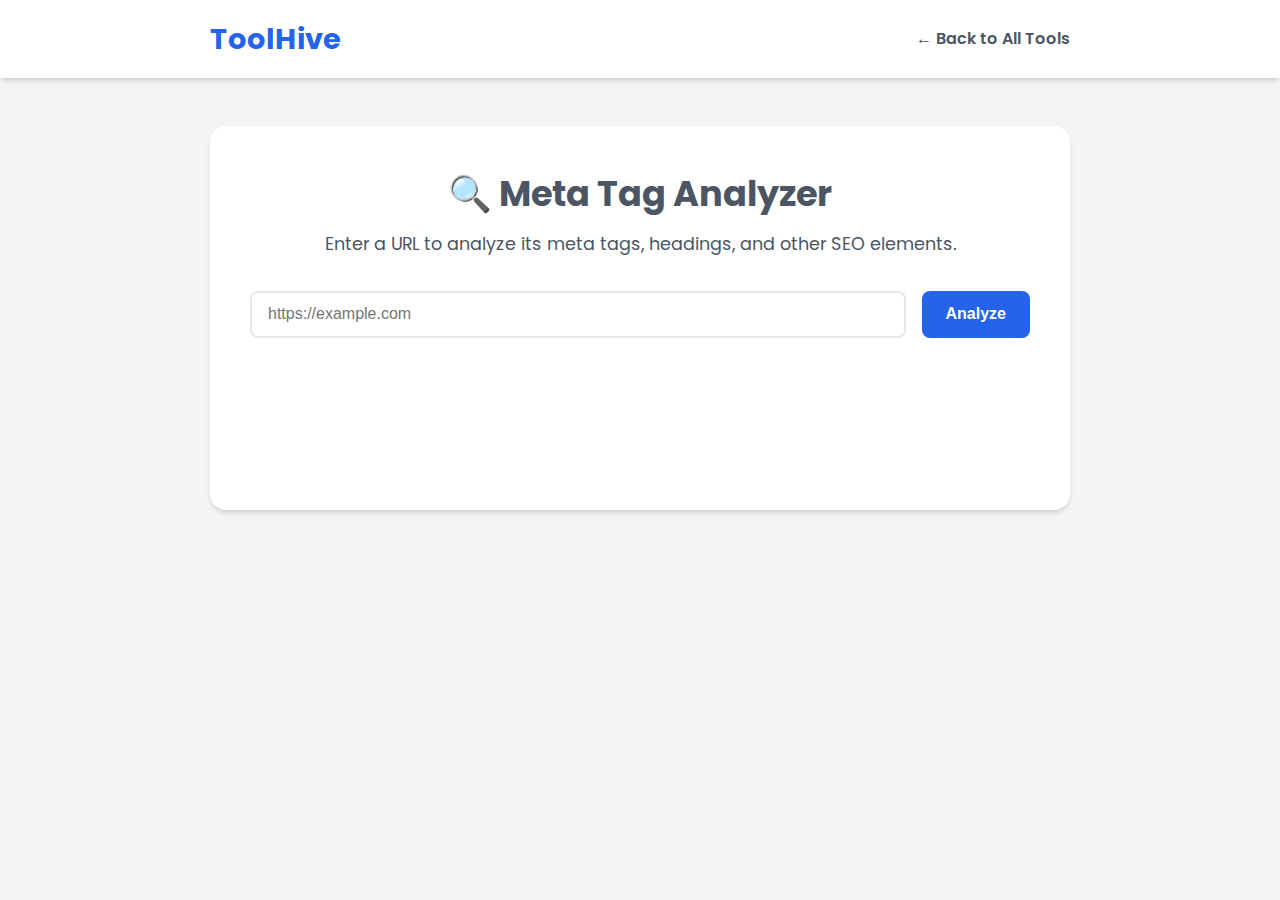
<file: meta-tag-analyzer.html>
<!DOCTYPE html>
<html lang="en">
<head>
    <meta charset="UTF-8">
    <meta name="viewport" content="width=device-width, initial-scale=1.0">
    <title>Meta Tag Analyzer - ToolHive</title>
    <link rel="preconnect" href="https://fonts.googleapis.com">
    <link rel="preconnect" href="https://fonts.gstatic.com" crossorigin>
    <link href="https://fonts.googleapis.com/css2?family=Poppins:wght@400;600;700&family=Roboto+Mono:wght@400;500&display=swap" rel="stylesheet">

    <style>
        /* ─────────────────── GLOBAL STYLES & VARIABLES ─────────────────── */
        :root {
            --primary-color: #2563EB;
            --secondary-accent: #FBBF24;
            --background-color: #F3F4F6;
            --heading-color: #1F2937;
            --body-text-color: #4B5563;
            --cta-color: #10B981;
            --white-color: #FFFFFF;
            --soft-shadow: 0 4px 6px -1px rgba(0, 0, 0, 0.1), 0 2px 4px -2px rgba(0, 0, 0, 0.1);
            --success-bg: #D1FAE5;
            --success-text: #065F46;
            --warning-bg: #FEF3C7;
            --warning-text: #92400E;
            --error-bg: #FEE2E2;
            --error-text: #991B1B;
        }

        * { box-sizing: border-box; margin: 0; padding: 0; }
        body { font-family: 'Poppins', sans-serif; background-color: var(--background-color); color: var(--body-text-color); line-height: 1.6; }
        .container { max-width: 900px; margin: 0 auto; padding: 0 20px; width: 100%; }

        /* ────────────────────────── HEADER ────────────────────────── */
        .site-header { background-color: var(--white-color); padding: 1rem 0; box-shadow: var(--soft-shadow); width: 100%; position: sticky; top: 0; z-index: 1000; }
        .header-content { display: flex; justify-content: space-between; align-items: center; }
        .logo { font-size: 1.8rem; font-weight: 700; color: var(--primary-color); text-decoration: none; }
        .main-nav a { color: var(--body-text-color); font-weight: 600; text-decoration: none; transition: color 0.3s ease; }
        .main-nav a:hover { color: var(--primary-color); }

        /* ─────────────────── ANALYZER STYLES ─────────────────── */
        main { padding: 3rem 0; }
        .analyzer-wrapper { background-color: var(--white-color); padding: 2.5rem; border-radius: 16px; box-shadow: var(--soft-shadow); }
        .tool-title { text-align: center; margin-bottom: 2rem; }
        .tool-title h1 { font-size: 2.2rem; }
        .tool-title p { font-size: 1.1rem; margin-top: 0.5rem; }

        .analyzer-form { display: flex; gap: 1rem; margin-bottom: 2rem; }
        #url-input { flex-grow: 1; padding: 0.8rem 1rem; font-size: 1rem; border-radius: 8px; border: 2px solid #E5E7EB; }
        #url-input:focus { outline: none; border-color: var(--primary-color); box-shadow: 0 0 0 4px rgba(37, 99, 235, 0.2); }
        .analyze-btn { background-color: var(--primary-color); color: white; border: none; padding: 0.8rem 1.5rem; border-radius: 8px; font-weight: 600; font-size: 1rem; cursor: pointer; }
        .analyze-btn:disabled { background-color: #9CA3AF; cursor: not-allowed; }

        .results-area { min-height: 100px; }
        .loader { width: 48px; height: 48px; border: 5px solid var(--primary-color); border-bottom-color: transparent; border-radius: 50%; display: none; margin: 2rem auto; animation: rotation 1s linear infinite; }
        @keyframes rotation { 0% { transform: rotate(0deg); } 100% { transform: rotate(360deg); } }
        
        #analysis-results { display: none; }
        .result-section { margin-bottom: 2rem; }
        .result-section h2 { font-size: 1.5rem; color: var(--heading-color); border-bottom: 2px solid var(--background-color); padding-bottom: 0.5rem; margin-bottom: 1rem; }
        .result-item { display: grid; grid-template-columns: 150px 1fr; gap: 1rem; align-items: start; padding: 0.75rem 0; border-bottom: 1px solid #E5E7EB; }
        .result-item:last-child { border-bottom: none; }
        .result-item dt { font-weight: 600; color: var(--heading-color); }
        .result-item dd { font-family: 'Roboto Mono', monospace; word-break: break-all; }
        .result-item .recommendation { grid-column: 2; font-size: 0.9rem; padding: 0.5rem; border-radius: 6px; margin-top: 0.5rem; }
        .recommendation.good { background-color: var(--success-bg); color: var(--success-text); }
        .recommendation.warning { background-color: var(--warning-bg); color: var(--warning-text); }
        .recommendation.bad { background-color: var(--error-bg); color: var(--error-text); }
        .error-message { text-align: center; color: var(--error-text); font-weight: 600; padding: 1rem; background-color: var(--error-bg); border-radius: 8px; }

    </style>
</head>
<body>
    <header class="site-header">
        <div class="container header-content">
            <a href="index.html" class="logo">ToolHive</a>
            <nav class="main-nav"><a href="index.html#tools">← Back to All Tools</a></nav>
        </div>
    </header>

    <main>
        <div class="container">
            <div class="analyzer-wrapper">
                <div class="tool-title">
                    <h1>🔍 Meta Tag Analyzer</h1>
                    <p>Enter a URL to analyze its meta tags, headings, and other SEO elements.</p>
                </div>

                <form class="analyzer-form" id="analyzer-form">
                    <input type="url" id="url-input" placeholder="https://example.com" required>
                    <button type="submit" class="analyze-btn" id="analyze-btn">Analyze</button>
                </form>

                <div class="results-area" id="results-area">
                    <div class="loader" id="loader"></div>
                    <div id="analysis-results"></div>
                </div>
            </div>
        </div>
    </main>

    <script>
        document.addEventListener('DOMContentLoaded', () => {
            const form = document.getElementById('analyzer-form');
            const input = document.getElementById('url-input');
            const button = document.getElementById('analyze-btn');
            const resultsContainer = document.getElementById('analysis-results');
            const loader = document.getElementById('loader');

            form.addEventListener('submit', async (e) => {
                e.preventDefault();
                const url = input.value.trim();
                if (!url) return;

                resultsContainer.innerHTML = '';
                resultsContainer.style.display = 'none';
                loader.style.display = 'block';
                button.disabled = true;

                try {
                    const html = await fetchUrl(url);
                    const analysis = parseHtml(html, url);
                    displayResults(analysis);
                } catch (error) {
                    console.error('Analysis Error:', error);
                    resultsContainer.innerHTML = `<div class="error-message">Could not fetch or analyze the URL. Please check the URL and make sure the site is accessible.</div>`;
                    resultsContainer.style.display = 'block';
                } finally {
                    loader.style.display = 'none';
                    button.disabled = false;
                }
            });
            
            async function fetchUrl(url) {
                // Using a CORS proxy to bypass browser security for fetching external sites
                const proxyUrl = `https://api.allorigins.win/raw?url=${encodeURIComponent(url)}`;
                const response = await fetch(proxyUrl);
                if (!response.ok) {
                    throw new Error(`HTTP error! status: ${response.status}`);
                }
                return await response.text();
            }

            function parseHtml(html, baseUrl) {
                const parser = new DOMParser();
                const doc = parser.parseFromString(html, 'text/html');
                
                const getMeta = (name) => doc.querySelector(`meta[name="${name}"]`)?.getAttribute('content') || null;
                const getProperty = (prop) => doc.querySelector(`meta[property="${prop}"]`)?.getAttribute('content') || null;
                const getLink = (rel) => doc.querySelector(`link[rel="${rel}"]`)?.getAttribute('href') || null;

                const resolveUrl = (path) => {
                    if (!path || path.startsWith('http') || path.startsWith('data:')) return path;
                    try {
                        return new URL(path, baseUrl).href;
                    } catch (e) {
                        return path; // Return as is if invalid
                    }
                };

                return {
                    title: doc.querySelector('title')?.innerText || null,
                    description: getMeta('description'),
                    keywords: getMeta('keywords'),
                    robots: getMeta('robots'),
                    canonical: resolveUrl(getLink('canonical')),
                    favicon: resolveUrl(getLink('icon') || getLink('shortcut icon')),
                    og: {
                        title: getProperty('og:title'),
                        description: getProperty('og:description'),
                        image: resolveUrl(getProperty('og:image')),
                        url: resolveUrl(getProperty('og:url')),
                    },
                    twitter: {
                        card: getMeta('twitter:card'),
                        title: getMeta('twitter:title'),
                        description: getMeta('twitter:description'),
                        image: resolveUrl(getMeta('twitter:image')),
                    },
                    headings: {
                        h1: Array.from(doc.querySelectorAll('h1')).map(h => h.innerText),
                        h2: Array.from(doc.querySelectorAll('h2')).map(h => h.innerText),
                    },
                    images: Array.from(doc.querySelectorAll('img')).map(img => ({
                        src: resolveUrl(img.getAttribute('src')),
                        alt: img.getAttribute('alt'),
                    }))
                };
            }

            function displayResults(data) {
                resultsContainer.innerHTML = `
                    ${createSection('Primary Meta Tags', [
                        createItem('Title', data.title, checkLength(data.title, 50, 60)),
                        createItem('Description', data.description, checkLength(data.description, 150, 160)),
                        createItem('Keywords', data.keywords, data.keywords ? 'Present, though less important for modern SEO.' : 'Missing.'),
                        createItem('Robots Tag', data.robots, data.robots ? `Directives: ${data.robots}` : 'Not found. Defaults to "index, follow".'),
                        createItem('Canonical URL', data.canonical, data.canonical ? 'Canonical tag is present.' : 'Missing. Important for preventing duplicate content issues.'),
                        createItem('Favicon', data.favicon, data.favicon ? 'Favicon link found.' : 'Missing favicon link.')
                    ])}
                    ${createSection('Open Graph (Facebook, LinkedIn)', [
                        createItem('OG Title', data.og.title, checkRequired(data.og.title)),
                        createItem('OG Description', data.og.description, checkRequired(data.og.description)),
                        createItem('OG Image', data.og.image, checkRequired(data.og.image)),
                        createItem('OG URL', data.og.url, checkRequired(data.og.url))
                    ])}
                    ${createSection('Twitter Card', [
                        createItem('Twitter Card', data.twitter.card, checkRequired(data.twitter.card)),
                        createItem('Twitter Title', data.twitter.title, checkRequired(data.twitter.title)),
                        createItem('Twitter Description', data.twitter.description, checkRequired(data.twitter.description)),
                        createItem('Twitter Image', data.twitter.image, checkRequired(data.twitter.image))
                    ])}
                    ${createHeadingsSection(data.headings)}
                    ${createImagesSection(data.images)}
                `;
                resultsContainer.style.display = 'block';
            }
            
            // --- HELPER FUNCTIONS FOR DISPLAY ---
            function createSection(title, itemsHtml) {
                if (!itemsHtml || itemsHtml.length === 0) return '';
                return `<div class="result-section"><h2>${title}</h2><dl>${itemsHtml.join('')}</dl></div>`;
            }

            function createItem(label, value, recommendation) {
                if (!value) {
                    return `<div class="result-item"><dt>${label}</dt><dd><em>Not found</em></dd><div class="recommendation bad">${recommendation || 'This tag is missing.'}</div></div>`;
                }
                const recHtml = recommendation ? `<div class="recommendation ${getRecClass(recommendation)}">${recommendation}</div>` : '';
                return `<div class="result-item"><dt>${label}</dt><dd>${value}</dd>${recHtml}</div>`;
            }
            
            function createHeadingsSection(headings) {
                let h1Items = headings.h1.map(h => `<li>${h}</li>`).join('');
                let h2Items = headings.h2.map(h => `<li>${h}</li>`).join('');
                let h1Rec = '';
                if (headings.h1.length === 0) h1Rec = `<div class="recommendation bad">Missing H1 tag. Every page should have exactly one H1.</div>`;
                if (headings.h1.length > 1) h1Rec = `<div class="recommendation warning">Found ${headings.h1.length} H1 tags. It's best practice to use only one.</div>`;
                
                return `<div class="result-section"><h2>Headings</h2>
                    <dl>
                        <div class="result-item"><dt>H1 Tags (${headings.h1.length})</dt><dd><ul>${h1Items || '<em>None</em>'}</ul></dd>${h1Rec}</div>
                        <div class="result-item"><dt>H2 Tags (${headings.h2.length})</dt><dd><ul>${h2Items || '<em>None</em>'}</ul></dd></div>
                    </dl>
                </div>`;
            }
            
            function createImagesSection(images) {
                let missingAltCount = 0;
                let itemsHtml = images.map(img => {
                    let altRec = '';
                    if (!img.alt) {
                        missingAltCount++;
                        altRec = `<div class="recommendation warning">Missing alt text.</div>`;
                    }
                    return `<div class="result-item"><dt>Image</dt><dd>${img.src}${altRec}</dd></div>`;
                }).join('');
                
                let summaryRec = missingAltCount > 0
                    ? `<div class="recommendation bad">${missingAltCount} out of ${images.length} images are missing alt text.</div>`
                    : `<div class="recommendation good">All ${images.length} images have alt text.</div>`;

                return `<div class="result-section"><h2>Images (${images.length})</h2>${summaryRec}<dl>${itemsHtml}</dl></div>`;
            }

            // --- HELPER FUNCTIONS FOR RECOMMENDATIONS ---
            function checkLength(value, min, max) {
                if (!value) return 'Missing.';
                const len = value.length;
                if (len < min) return `Too short (${len} chars). Recommended: ${min}-${max} chars.`;
                if (len > max) return `Too long (${len} chars). Recommended: ${min}-${max} chars.`;
                return `Good length (${len} chars).`;
            }
            
            function checkRequired(value) {
                return value ? 'Present.' : 'Missing.';
            }

            function getRecClass(recText) {
                if (recText.startsWith('Good')) return 'good';
                if (recText.startsWith('Too') || recText.startsWith('Missing') || recText.startsWith('Found')) return 'warning';
                return '';
            }
        });
    </script>
</body>
</html>
</file>
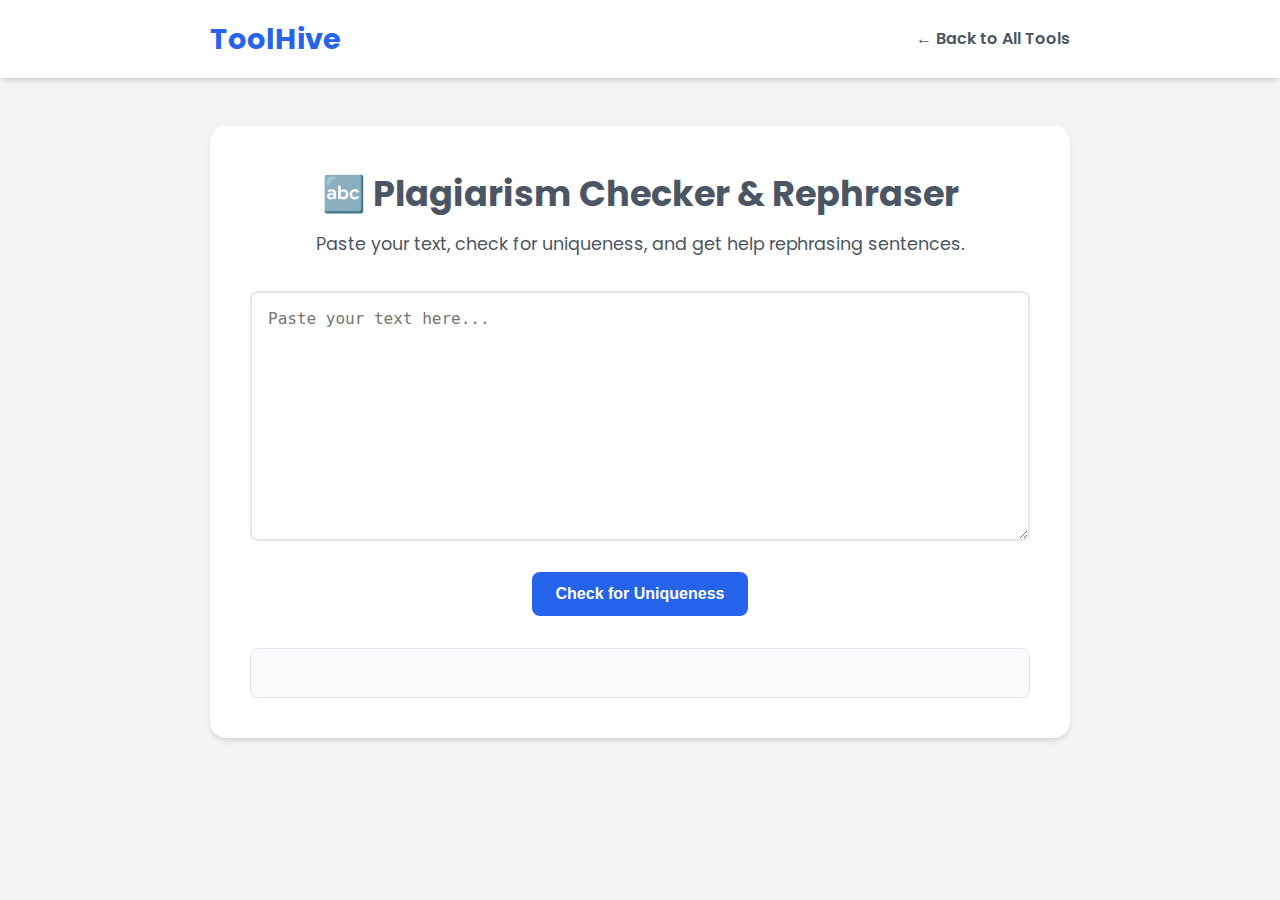
<file: plagiarism-checker.html>
<!DOCTYPE html>
<html lang="en">
<head>
    <meta charset="UTF-8">
    <meta name="viewport" content="width=device-width, initial-scale=1.0">
    <title>Plagiarism Checker & Rephraser - ToolHive</title>
    <link rel="preconnect" href="https://fonts.googleapis.com">
    <link rel="preconnect" href="https://fonts.gstatic.com" crossorigin>
    <link href="https://fonts.googleapis.com/css2?family=Poppins:wght@400;600;700&display=swap" rel="stylesheet">

    <style>
        :root {
            --primary-color: #2563EB;
            --secondary-accent: #FBBF24;
            --background-color: #F3F4F6;
            --heading-color: #1F2937;
            --body-text-color: #4B5563;
            --cta-color: #10B981;
            --white-color: #FFFFFF;
            --soft-shadow: 0 4px 6px -1px rgba(0, 0, 0, 0.1), 0 2px 4px -2px rgba(0, 0, 0, 0.1);
            --error-bg: #FEE2E2;
            --error-text: #991B1B;
        }

        * { box-sizing: border-box; margin: 0; padding: 0; }
        body { font-family: 'Poppins', sans-serif; background-color: var(--background-color); color: var(--body-text-color); line-height: 1.6; }
        .container { max-width: 900px; margin: 0 auto; padding: 0 20px; width: 100%; }

        .site-header { background-color: var(--white-color); padding: 1rem 0; box-shadow: var(--soft-shadow); width: 100%; position: sticky; top: 0; z-index: 1000; }
        .header-content { display: flex; justify-content: space-between; align-items: center; }
        .logo { font-size: 1.8rem; font-weight: 700; color: var(--primary-color); text-decoration: none; }
        .main-nav a { color: var(--body-text-color); font-weight: 600; text-decoration: none; }

        main { padding: 3rem 0; }
        .checker-wrapper { background-color: var(--white-color); padding: 2.5rem; border-radius: 16px; box-shadow: var(--soft-shadow); }
        .tool-title { text-align: center; margin-bottom: 2rem; }
        .tool-title h1 { font-size: 2.2rem; }
        .tool-title p { font-size: 1.1rem; margin-top: 0.5rem; }

        #text-input { width: 100%; min-height: 250px; padding: 1rem; font-size: 1rem; border-radius: 8px; border: 2px solid #E5E7EB; resize: vertical; }
        .action-bar { display: flex; justify-content: center; gap: 1rem; margin-top: 1.5rem; }
        .action-btn { background-color: var(--primary-color); color: white; border: none; padding: 0.8rem 1.5rem; border-radius: 8px; font-weight: 600; font-size: 1rem; cursor: pointer; }
        .action-btn:disabled { background-color: #9CA3AF; cursor: not-allowed; }

        .results-area { margin-top: 2rem; }
        .loader { width: 48px; height: 48px; border: 5px solid var(--primary-color); border-bottom-color: transparent; border-radius: 50%; display: none; margin: 2rem auto; animation: rotation 1s linear infinite; }
        @keyframes rotation { 0% { transform: rotate(0deg); } 100% { transform: rotate(360deg); } }

        #results-output { border: 1px solid #E5E7EB; padding: 1.5rem; border-radius: 8px; background-color: #F9FAFB; }
        #results-output p { margin: 0; }
        .sentence { cursor: pointer; transition: background-color 0.2s; border-radius: 4px; }
        .sentence.matched { background-color: #FEF3C7; color: #92400E; font-weight: 500; }
        .sentence:hover { background-color: #EBF2FF; }

        #rephrase-modal { display: none; position: fixed; z-index: 1001; left: 0; top: 0; width: 100%; height: 100%; overflow: auto; background-color: rgba(0,0,0,0.5); }
        .modal-content { background-color: #fefefe; margin: 15% auto; padding: 20px; border: 1px solid #888; width: 80%; max-width: 600px; border-radius: 12px; }
        .modal-header { display: flex; justify-content: space-between; align-items: center; border-bottom: 1px solid #E5E7EB; padding-bottom: 10px; margin-bottom: 15px; }
        .close-btn { color: #aaa; font-size: 28px; font-weight: bold; cursor: pointer; }
        #suggestions-list { list-style-type: none; }
        #suggestions-list li { padding: 10px; border: 1px solid #E5E7EB; border-radius: 6px; margin-bottom: 10px; cursor: pointer; }
        #suggestions-list li:hover { background-color: #EBF2FF; }
    </style>
</head>
<body>
    <header class="site-header">
        <div class="container header-content">
            <a href="index.html" class="logo">ToolHive</a>
            <nav class="main-nav"><a href="index.html#tools">← Back to All Tools</a></nav>
        </div>
    </header>

    <main>
        <div class="container">
            <div class="checker-wrapper">
                <div class="tool-title">
                    <h1>🔤 Plagiarism Checker & Rephraser</h1>
                    <p>Paste your text, check for uniqueness, and get help rephrasing sentences.</p>
                </div>

                <textarea id="text-input" placeholder="Paste your text here..."></textarea>
                <div class="action-bar">
                    <button id="check-btn" class="action-btn">Check for Uniqueness</button>
                </div>

                <div class="results-area">
                    <div class="loader" id="loader"></div>
                    <div id="results-output"></div>
                </div>
            </div>
        </div>
        
        <!-- Rephrase Modal -->
        <div id="rephrase-modal">
            <div class="modal-content">
                <div class="modal-header">
                    <h3>Rephrasing Suggestions</h3>
                    <span class="close-btn">&times;</span>
                </div>
                <p><strong>Original:</strong> <span id="original-sentence"></span></p>
                <hr style="margin: 15px 0;">
                <ul id="suggestions-list">
                    <!-- Suggestions will be populated here -->
                </ul>
            </div>
        </div>
    </main>

    <script>
        document.addEventListener('DOMContentLoaded', () => {
            const textInput = document.getElementById('text-input');
            const checkBtn = document.getElementById('check-btn');
            const loader = document.getElementById('loader');
            const resultsOutput = document.getElementById('results-output');
            
            const modal = document.getElementById('rephrase-modal');
            const closeModalBtn = document.querySelector('.close-btn');
            const originalSentenceEl = document.getElementById('original-sentence');
            const suggestionsList = document.getElementById('suggestions-list');

            checkBtn.addEventListener('click', async () => {
                const text = textInput.value.trim();
                if (!text) return;

                resultsOutput.innerHTML = '';
                loader.style.display = 'block';
                checkBtn.disabled = true;

                try {
                    // Split text into sentences. A simple regex is used here.
                    const sentences = text.match(/[^.!?]+[.!?]+/g) || [text];
                    const results = [];

                    // Check each sentence for uniqueness
                    for (const sentence of sentences) {
                        const isUnique = await checkSentenceUniqueness(sentence);
                        results.push({ text: sentence, unique: isUnique });
                    }
                    
                    displayResults(results);

                } catch (error) {
                    console.error('Error during uniqueness check:', error);
                    resultsOutput.innerHTML = `<p style="color:red;">An error occurred. Please try again later.</p>`;
                } finally {
                    loader.style.display = 'none';
                    checkBtn.disabled = false;
                }
            });

            async function checkSentenceUniqueness(sentence) {
                // This is a simulation. A real implementation would use a search API.
                // We use a proxy to avoid CORS issues if we were to hit a real API.
                // For this demo, we'll randomly flag some sentences.
                // A real API call would look something like:
                // const proxyUrl = `https://api.allorigins.win/raw?url=`;
                // const searchApiUrl = `https://api.googlesearch.com/q="${encodeURIComponent(sentence)}"`;
                // const response = await fetch(proxyUrl + searchApiUrl);
                // const data = await response.json();
                // return data.results.length === 0;
                
                // Demo logic:
                await new Promise(resolve => setTimeout(resolve, 50)); // Simulate network delay
                return Math.random() > 0.7; // Randomly decide if unique (true) or not (false)
            }

            function displayResults(results) {
                const fragment = document.createDocumentFragment();
                results.forEach(result => {
                    const span = document.createElement('span');
                    span.textContent = result.text;
                    span.className = 'sentence';
                    if (!result.unique) {
                        span.classList.add('matched');
                    }
                    span.onclick = () => openRephraseModal(result.text);
                    fragment.appendChild(span);
                    fragment.appendChild(document.createTextNode(' ')); // Add space
                });
                resultsOutput.innerHTML = ''; // Clear previous
                const p = document.createElement('p');
                p.appendChild(fragment);
                resultsOutput.appendChild(p);
            }
            
            // --- Rephrasing Modal Logic ---
            function openRephraseModal(sentence) {
                originalSentenceEl.textContent = sentence;
                suggestionsList.innerHTML = '<li>Loading suggestions...</li>';
                modal.style.display = 'block';
                
                // Simulate fetching rephrasing suggestions
                fetchRephraseSuggestions(sentence);
            }
            
            async function fetchRephraseSuggestions(sentence) {
                // This is a simulation. A real implementation would call a language model API.
                // A real API call would look something like:
                // const response = await fetch('https://api.language-model.com/rephrase', {
                //   method: 'POST',
                //   body: JSON.stringify({ text: sentence })
                // });
                // const suggestions = await response.json();
                
                // Demo logic:
                await new Promise(resolve => setTimeout(resolve, 500));
                const suggestions = [
                    `Suggestion 1: A rephrased version of "${sentence.substring(0, 20)}..."`,
                    `Suggestion 2: An alternative way to say "${sentence.substring(0, 20)}..."`,
                    `Suggestion 3: Another phrasing for "${sentence.substring(0, 20)}..."`,
                ];
                
                suggestionsList.innerHTML = '';
                suggestions.forEach(sugg => {
                    const li = document.createElement('li');
                    li.textContent = sugg;
                    suggestionsList.appendChild(li);
                });
            }

            closeModalBtn.onclick = () => {
                modal.style.display = 'none';
            };

            window.onclick = (event) => {
                if (event.target == modal) {
                    modal.style.display = 'none';
                }
            };
        });
    </script>
</body>
</html>
</file>
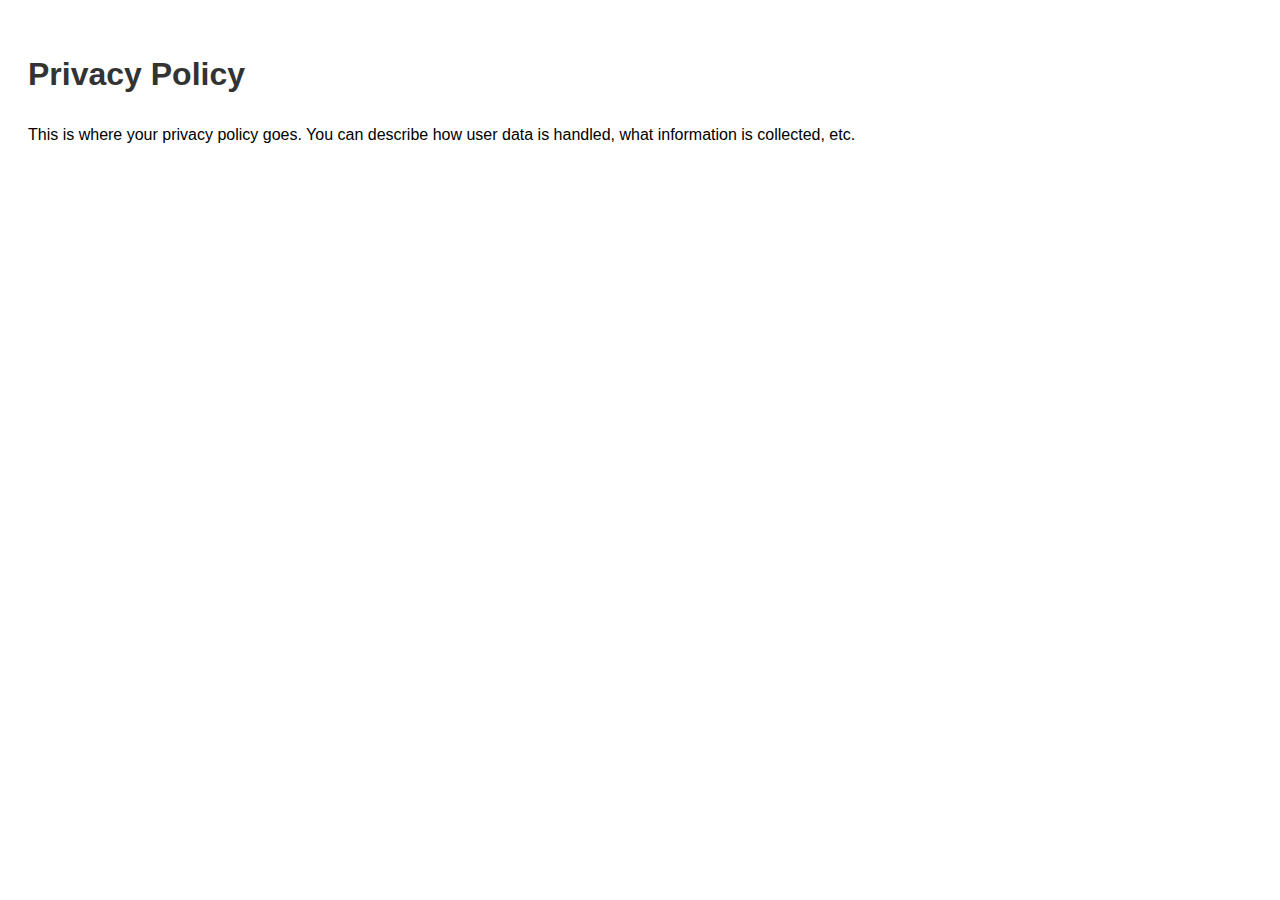
<file: privacy-policy.html>
<!-- privacy-policy.html -->
<!DOCTYPE html>
<html lang="en">
<head>
  <meta charset="UTF-8">
  <title>Privacy Policy</title>
  <meta name="viewport" content="width=device-width, initial-scale=1.0">
  <style>
    body { font-family: Arial, sans-serif; padding: 20px; line-height: 1.6; }
    h1 { color: #333; }
  </style>
</head>
<body>
  <h1>Privacy Policy</h1>
  <p>This is where your privacy policy goes. You can describe how user data is handled, what information is collected, etc.</p>
</body>
</html>
</file>
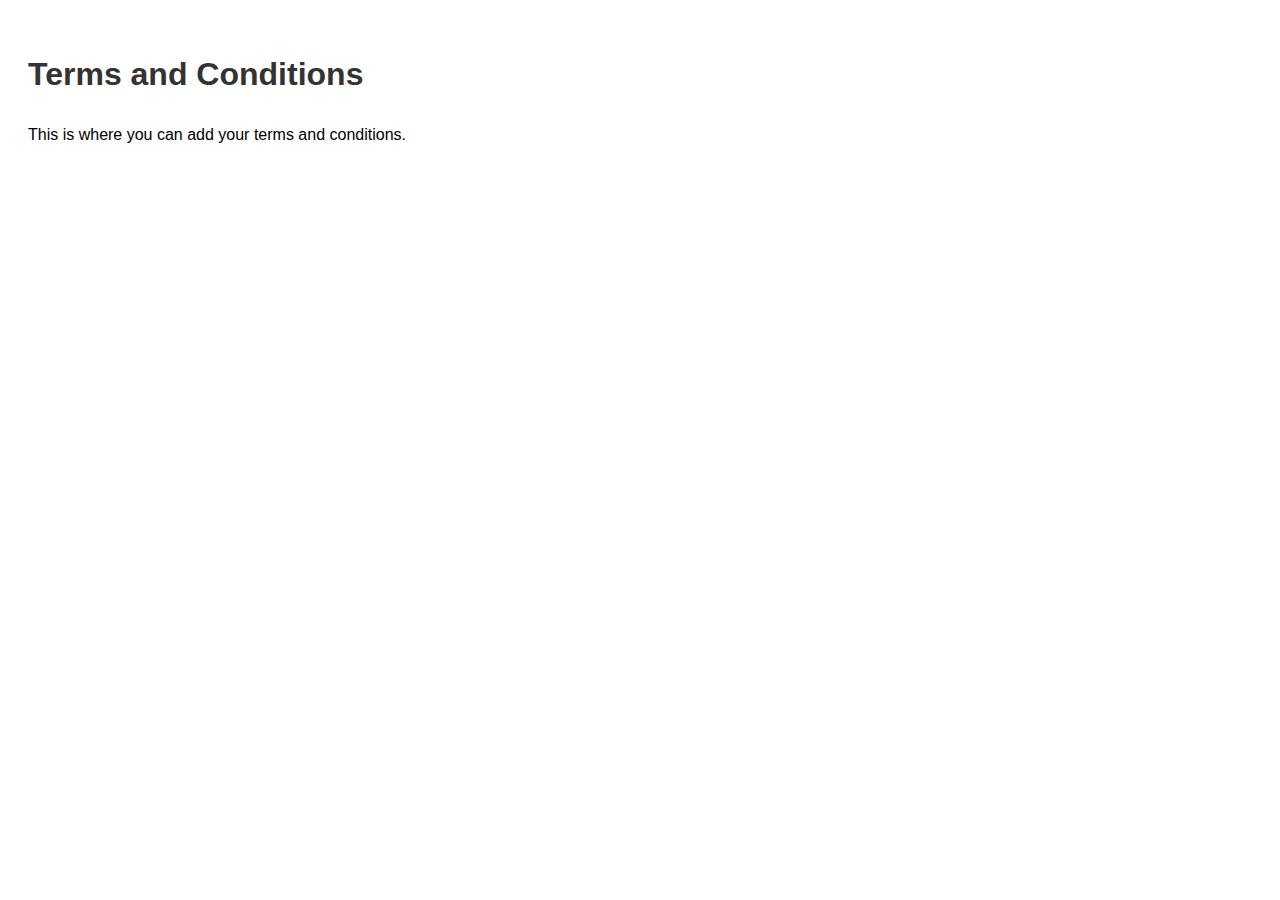
<file: terms-and-conditions.html>
<!DOCTYPE html>
<html lang="en">
<head>
  <meta charset="UTF-8">
  <title>Terms and Conditions</title>
  <meta name="viewport" content="width=device-width, initial-scale=1.0">
  <style>
    body { font-family: Arial, sans-serif; padding: 20px; line-height: 1.6; }
    h1 { color: #333; }
  </style>
</head>
<body>
  <h1>Terms and Conditions</h1>
  <p>This is where you can add your terms and conditions.</p>
</body>
</html>
</file>
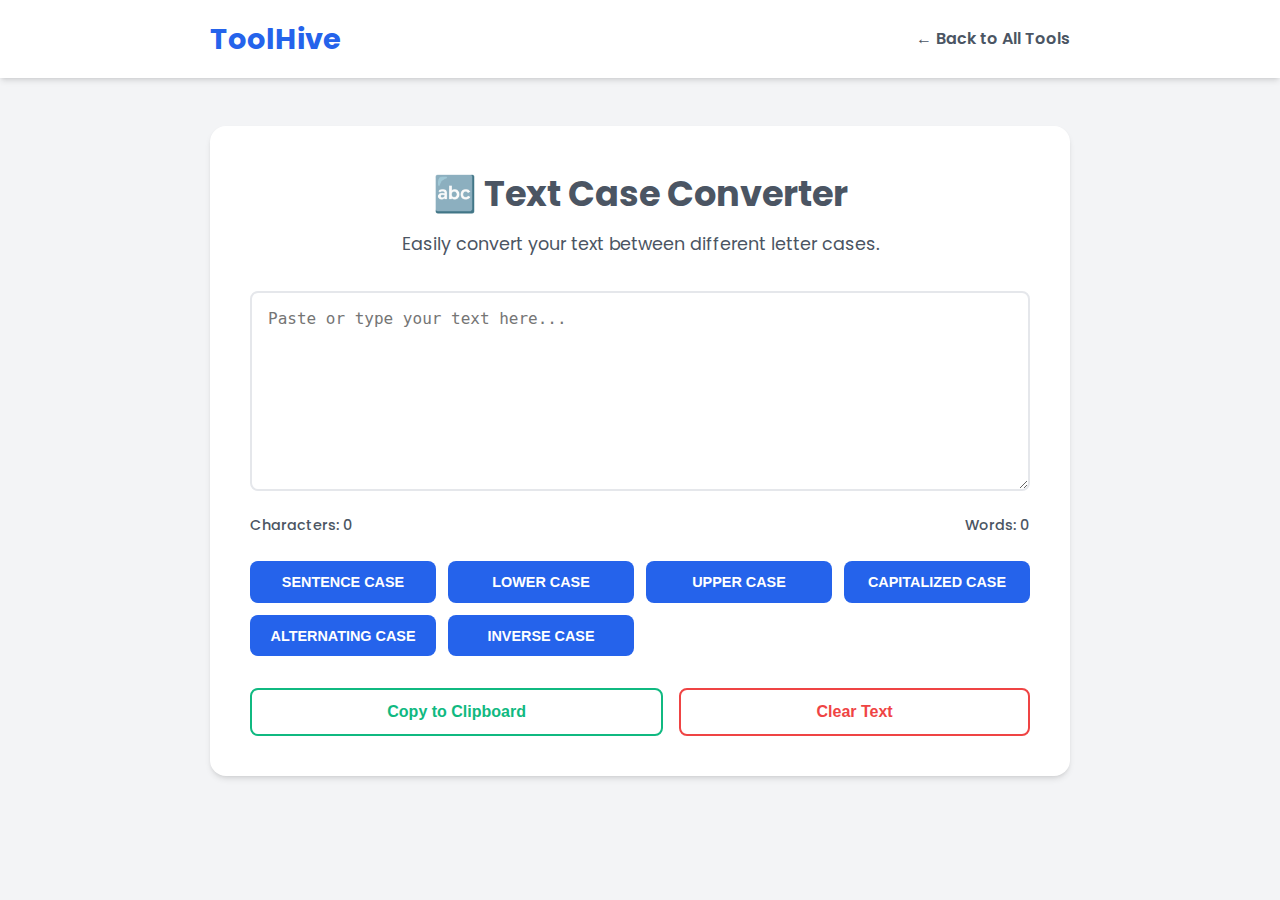
<file: text-case-converter.html>
<!DOCTYPE html>
<html lang="en">
<head>
    <meta charset="UTF-8">
    <meta name="viewport" content="width=device-width, initial-scale=1.0">
    <title>Text Case Converter - ToolHive</title>
    <link rel="preconnect" href="https://fonts.googleapis.com">
    <link rel="preconnect" href="https://fonts.gstatic.com" crossorigin>
    <link href="https://fonts.googleapis.com/css2?family=Poppins:wght@400;600;700&display=swap" rel="stylesheet">

    <style>
        :root {
            --primary-color: #2563EB;
            --secondary-accent: #FBBF24;
            --background-color: #F3F4F6;
            --heading-color: #1F2937;
            --body-text-color: #4B5563;
            --cta-color: #10B981;
            --white-color: #FFFFFF;
            --soft-shadow: 0 4px 6px -1px rgba(0, 0, 0, 0.1), 0 2px 4px -2px rgba(0, 0, 0, 0.1);
        }

        * { box-sizing: border-box; margin: 0; padding: 0; }
        body { font-family: 'Poppins', sans-serif; background-color: var(--background-color); color: var(--body-text-color); line-height: 1.6; }
        .container { max-width: 900px; margin: 0 auto; padding: 0 20px; width: 100%; }

        .site-header { background-color: var(--white-color); padding: 1rem 0; box-shadow: var(--soft-shadow); width: 100%; position: sticky; top: 0; z-index: 1000; }
        .header-content { display: flex; justify-content: space-between; align-items: center; }
        .logo { font-size: 1.8rem; font-weight: 700; color: var(--primary-color); text-decoration: none; }
        .main-nav a { color: var(--body-text-color); font-weight: 600; text-decoration: none; }

        main { padding: 3rem 0; }
        .converter-wrapper { background-color: var(--white-color); padding: 2.5rem; border-radius: 16px; box-shadow: var(--soft-shadow); }
        .tool-title { text-align: center; margin-bottom: 2rem; }
        .tool-title h1 { font-size: 2.2rem; }
        .tool-title p { font-size: 1.1rem; margin-top: 0.5rem; }

        #text-input { width: 100%; min-height: 200px; padding: 1rem; font-size: 1rem; border-radius: 8px; border: 2px solid #E5E7EB; resize: vertical; margin-bottom: 1rem; }
        #text-input:focus { outline: none; border-color: var(--primary-color); box-shadow: 0 0 0 4px rgba(37, 99, 235, 0.2); }
        
        .stats-bar { display: flex; justify-content: space-between; font-size: 0.9rem; font-weight: 500; color: var(--body-text-color); margin-bottom: 1.5rem; }

        .button-grid { display: grid; grid-template-columns: repeat(auto-fit, minmax(150px, 1fr)); gap: 0.75rem; }
        .case-btn { background-color: var(--primary-color); color: white; border: none; padding: 0.8rem 1rem; border-radius: 8px; font-weight: 600; font-size: 0.9rem; cursor: pointer; transition: background-color 0.2s ease; text-transform: uppercase; }
        .case-btn:hover { background-color: #1D4ED8; }
        
        .utility-bar { display: flex; gap: 1rem; margin-top: 2rem; }
        .utility-btn { flex-grow: 1; border: 2px solid var(--cta-color); background-color: transparent; color: var(--cta-color); padding: 0.8rem 1rem; border-radius: 8px; font-weight: 600; font-size: 1rem; cursor: pointer; transition: all 0.2s ease; }
        .utility-btn:hover { background-color: var(--cta-color); color: white; }
        .utility-btn#clear-btn { border-color: #EF4444; color: #EF4444; }
        .utility-btn#clear-btn:hover { background-color: #EF4444; color: white; }

    </style>
</head>
<body>
    <header class="site-header">
        <div class="container header-content">
            <a href="index.html" class="logo">ToolHive</a>
            <nav class="main-nav"><a href="index.html#tools">← Back to All Tools</a></nav>
        </div>
    </header>

    <main>
        <div class="container">
            <div class="converter-wrapper">
                <div class="tool-title">
                    <h1>🔤 Text Case Converter</h1>
                    <p>Easily convert your text between different letter cases.</p>
                </div>

                <textarea id="text-input" placeholder="Paste or type your text here..."></textarea>
                <div class="stats-bar">
                    <span id="char-count">Characters: 0</span>
                    <span id="word-count">Words: 0</span>
                </div>

                <div class="button-grid">
                    <button class="case-btn" data-case="sentence">Sentence case</button>
                    <button class="case-btn" data-case="lower">lower case</button>
                    <button class="case-btn" data-case="upper">UPPER CASE</button>
                    <button class="case-btn" data-case="capitalized">Capitalized Case</button>
                    <button class="case-btn" data-case="alternating">aLtErNaTiNg cAsE</button>
                    <button class="case-btn" data-case="inverse">iNVERSE cASE</button>
                </div>
                
                <div class="utility-bar">
                    <button class="utility-btn" id="copy-btn">Copy to Clipboard</button>
                    <button class="utility-btn" id="clear-btn">Clear Text</button>
                </div>
            </div>
        </div>
    </main>

    <script>
        document.addEventListener('DOMContentLoaded', () => {
            const textInput = document.getElementById('text-input');
            const charCountEl = document.getElementById('char-count');
            const wordCountEl = document.getElementById('word-count');
            const buttonGrid = document.querySelector('.button-grid');
            const copyBtn = document.getElementById('copy-btn');
            const clearBtn = document.getElementById('clear-btn');

            // --- UPDATE STATS ---
            textInput.addEventListener('input', () => {
                const text = textInput.value;
                charCountEl.textContent = `Characters: ${text.length}`;
                const words = text.trim().split(/\s+/).filter(word => word.length > 0);
                wordCountEl.textContent = `Words: ${words.length}`;
            });

            // --- CASE CONVERSION LOGIC ---
            buttonGrid.addEventListener('click', (e) => {
                if (e.target.classList.contains('case-btn')) {
                    const caseType = e.target.dataset.case;
                    convertCase(caseType);
                }
            });

            function convertCase(type) {
                let text = textInput.value;
                switch (type) {
                    case 'sentence':
                        text = text.toLowerCase().replace(/(^\s*\w|[.!?]\s*\w)/g, c => c.toUpperCase());
                        break;
                    case 'lower':
                        text = text.toLowerCase();
                        break;
                    case 'upper':
                        text = text.toUpperCase();
                        break;
                    case 'capitalized':
                        text = text.toLowerCase().replace(/\b\w/g, c => c.toUpperCase());
                        break;
                    case 'alternating':
                        text = text.split('').map((char, i) => 
                            i % 2 === 0 ? char.toLowerCase() : char.toUpperCase()
                        ).join('');
                        break;
                    case 'inverse':
                        text = text.split('').map(char => 
                            char === char.toUpperCase() ? char.toLowerCase() : char.toUpperCase()
                        ).join('');
                        break;
                }
                textInput.value = text;
                // Trigger input event to update stats
                textInput.dispatchEvent(new Event('input'));
            }

            // --- UTILITY BUTTONS ---
            copyBtn.addEventListener('click', () => {
                textInput.select();
                document.execCommand('copy');
                copyBtn.textContent = 'Copied!';
                setTimeout(() => {
                    copyBtn.textContent = 'Copy to Clipboard';
                }, 2000);
            });

            clearBtn.addEventListener('click', () => {
                textInput.value = '';
                textInput.dispatchEvent(new Event('input'));
            });
        });
    </script>
</body>
</html>
</file>
